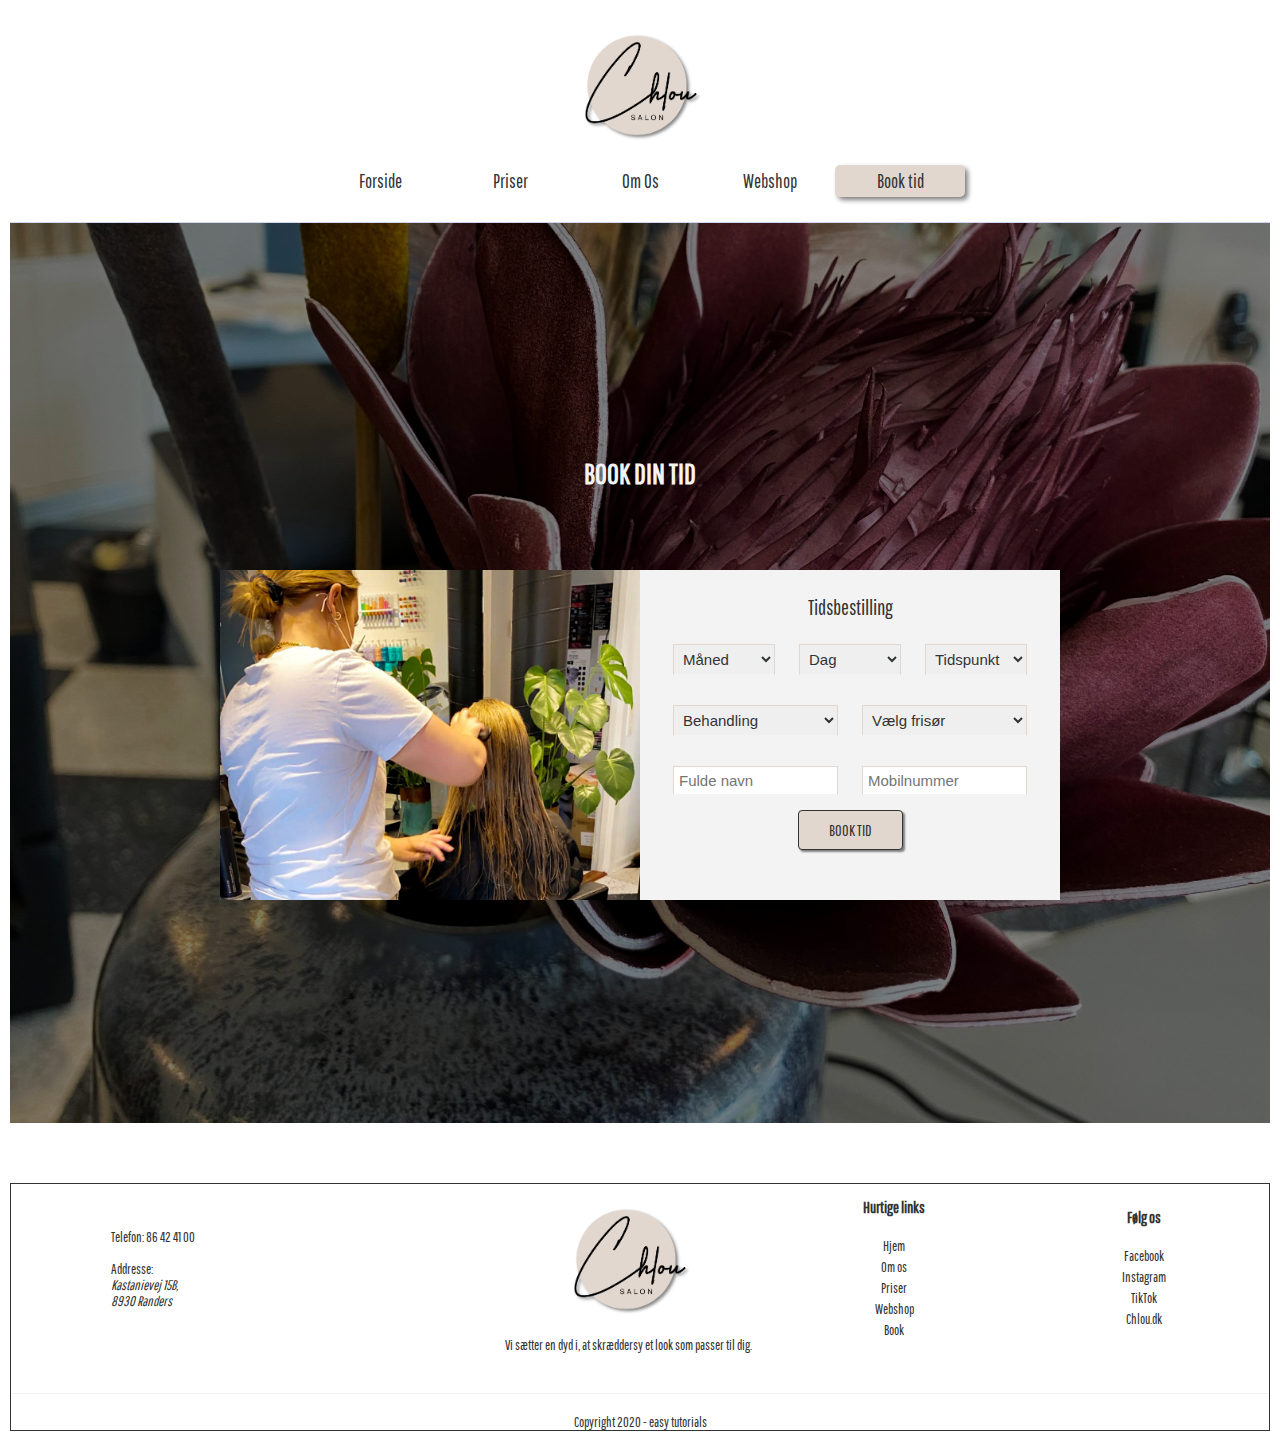
<file: Chlou_ep/html/book.html>
<!DOCTYPE html>
<html lang="en">

<head>
    <meta charset="UTF-8">
    <meta http-equiv="X-UA-Compatible" content="IE=edge">
    <meta name="viewport" content="width=device-width, initial-scale=1.0">
    <title>Book tid || Chlou</title>
    <link href="../mystyle.css" rel="stylesheet">
    <link href="../css/book.css" rel="stylesheet">
    <link href="https://fonts.googleapis.com/css2?family=Pathway+Gothic+One&display=swap" rel="stylesheet">
    <meta name="description" content="Har du husket at booke tid? Ellers så skynd dig ind her og find præcis den behandling der passer dig.">

</head>

<body>
    <!--Header-->
    <header class="navigation__container">
        <a href="../index.html" rel="hjem" class="hjem_link">
            <img src="../images/logo.png" class="logo" alt="logo">

        </a>
        <nav>
            <!-- The mobile menu icon -->
            <label for="mobileicon" class="mobileiconlabel">&#9776;</label>
            <input type="checkbox" id="mobileicon" class="mobileicon">

            <!-- Menu items -->
            <div class="menuitems__container">
                <a href="../index.html" class="menuitem">Forside</a>
                <a href="priser.html" class="menuitem">Priser</a>
                <a href="om.html" class="menuitem">Om Os</a>
                <a href="webshop.html" class="menuitem">Webshop</a>
                <a href="book.html" class="menuitem cta_style">Book tid</a>
            </div>
        </nav>
    </header>

    <!--book section-->

    <section class="banner">
        <h2>BOOK DIN TID</h2>
        <div class="card_container">
            <div class="card_img">
                <!--kort billede-->
            </div>

            <div class="card_content">
                <h3>Tidsbestilling</h3>
                <form>
                    <div class="form_row">
                        <select name="month">
                            <option value="month-select">Måned</option>
                            <option value="januar">Januar</option>
                            <option value="februar">Februar</option>
                            <option value="marts">Marts</option>
                            <option value="april">April</option>
                            <option value="maj">Maj</option>
                            <option value="juni">Juni</option>
                            <option value="juli">Juli</option>
                            <option value="august">August</option>
                            <option value="september">September</option>
                            <option value="oktober">Oktober</option>
                            <option value="november">November</option>
                            <option value="december">December</option>
                        </select>

                        <select name="days">
                            <option value="day-select">Dag</option>
                            <option value="1">1</option>
                            <option value="2">2</option>
                            <option value="3">3</option>
                            <option value="4">4</option>
                            <option value="5">5</option>
                            <option value="6">6</option>
                            <option value="7">7</option>
                            <option value="8">8</option>
                            <option value="9">9</option>
                            <option value="10">10</option>
                            <option value="11">11</option>
                            <option value="12">12</option>
                            <option value="13">13</option>
                            <option value="14">14</option>
                            <option value="15">15</option>
                            <option value="16">16</option>
                            <option value="17">17</option>
                            <option value="18">18</option>
                            <option value="19">19</option>
                            <option value="20">20</option>
                            <option value="21">21</option>
                            <option value="22">22</option>
                            <option value="23">23</option>
                            <option value="24">24</option>
                            <option value="25">25</option>
                            <option value="26">26</option>
                            <option value="27">27</option>
                            <option value="28">28</option>
                            <option value="29">29</option>
                            <option value="30">30</option>
                            <option value="31">31</option>

                        </select>

                        <select name="hour">
                            <option value="hour-select">Tidspunkt</option>
                            <option value="0900">09 : 00</option>
                            <option value="1000">10 : 00</option>
                            <option value="1100">11 : 00</option>
                            <option value="1200">12 : 00</option>
                            <option value="1300">13 : 00</option>
                            <option value="1400">14 : 00</option>
                            <option value="1500">15 : 00</option>
                            <option value="1600">16 : 00</option>
                            <option value="1700">17 : 00</option>
                        </select>
                    </div>

                    <div class="form_row">
                        <select name="behandling">
                            <option value="be-select">Behandling</option>
                            <option value="klipp">Dame</option>
                            <option value="farve">Mand</option>
                            <option value="fogk">Børn</option>
                            <option value="elev">Farve</option>
                            <option value="permanent">Permanent</option>
                            <option value="opsætning">Vipper/bryn/voks</option>
                            <option value="vipper">Andre behandlinger</option>
                        </select>

                        <select name="frisør">
                            <option value="frisør-select">Vælg frisør</option>
                            <option value="christina">Christina</option>
                            <option value="henriette">Henriette</option>
                            <option value="julie">Julie</option>
                            <option value="line">Line</option>
                        </select>
                    </div>

                    <div class="form_row">
                        <input type="text" placeholder="Fulde navn">
                        <input type="text" placeholder="Mobilnummer">
                    </div>

                    <!--Book knap-->
                    <div class="form_row">
                        <div class="but">
                            <a href="book.html" rel="knap_link" class="knap_link knap" id="knappen">BOOK TID</a>
                        </div>
                    </div>
                </form>
            </div>
        </div>
    </section>

    <!-- Footer -->
    <div class="footer">
        <div class="container">
            <div class="row">
                <div class="footer-col-1">
                    <p>Telefon: 86 42 41 00 </p> <br>
                    <p>Addresse: </p>
                    <address>Kastanievej 15B, <br>8930 Randers</address>
                    <a href=" email"></a>
                </div>
                <div class="footer-col-2">
                    <img src="../images/logo.png" class="logo_footer" alt="logo">
                    <p>Vi sætter en dyd i, at skræddersy et look som passer til dig.</p>
                </div>
                <div class="footer-col-3">
                    <h3>Hurtige links</h3>
                        <a href="../index.html" rel="hjem" class="footer_link">Hjem
                        </a><br>
                        <a href="om.html" rel="Om Os" class="footer_link">Om os
                        </a><br>
                        <a href="priser.html" rel="Priser" class="footer_link">Priser
                        </a><br>
                        <a href="webshop.html" class="footer_link">Webshop
                        </a><br>
                        <a href="book.html" rel="book" class="footer_link">Book
                        </a>
                </div>
                <div class="footer-col-4">
                    <h3>Følg os</h3>
                        <a href="https://www.facebook.com/Chlou-209333515906187" rel="hjem" class="footer_link">Facebook
                        </a><br>
                        <a href="https://www.instagram.com/chlou_frisor/" rel="hjem" class="footer_link">Instagram
                        </a><br>
                        <a href="../index.html" rel="hjem" class="footer_link">TikTok
                        </a><br>
                        <a href="https://chlou.dk/" rel="hjem" class="footer_link">Chlou.dk
                        </a>
                </div>
            </div>
            <hr>
            <p class="copyright">Copyright 2020 - easy tutorials</p>
        </div>
    </div>

</body>

</html>
</file>
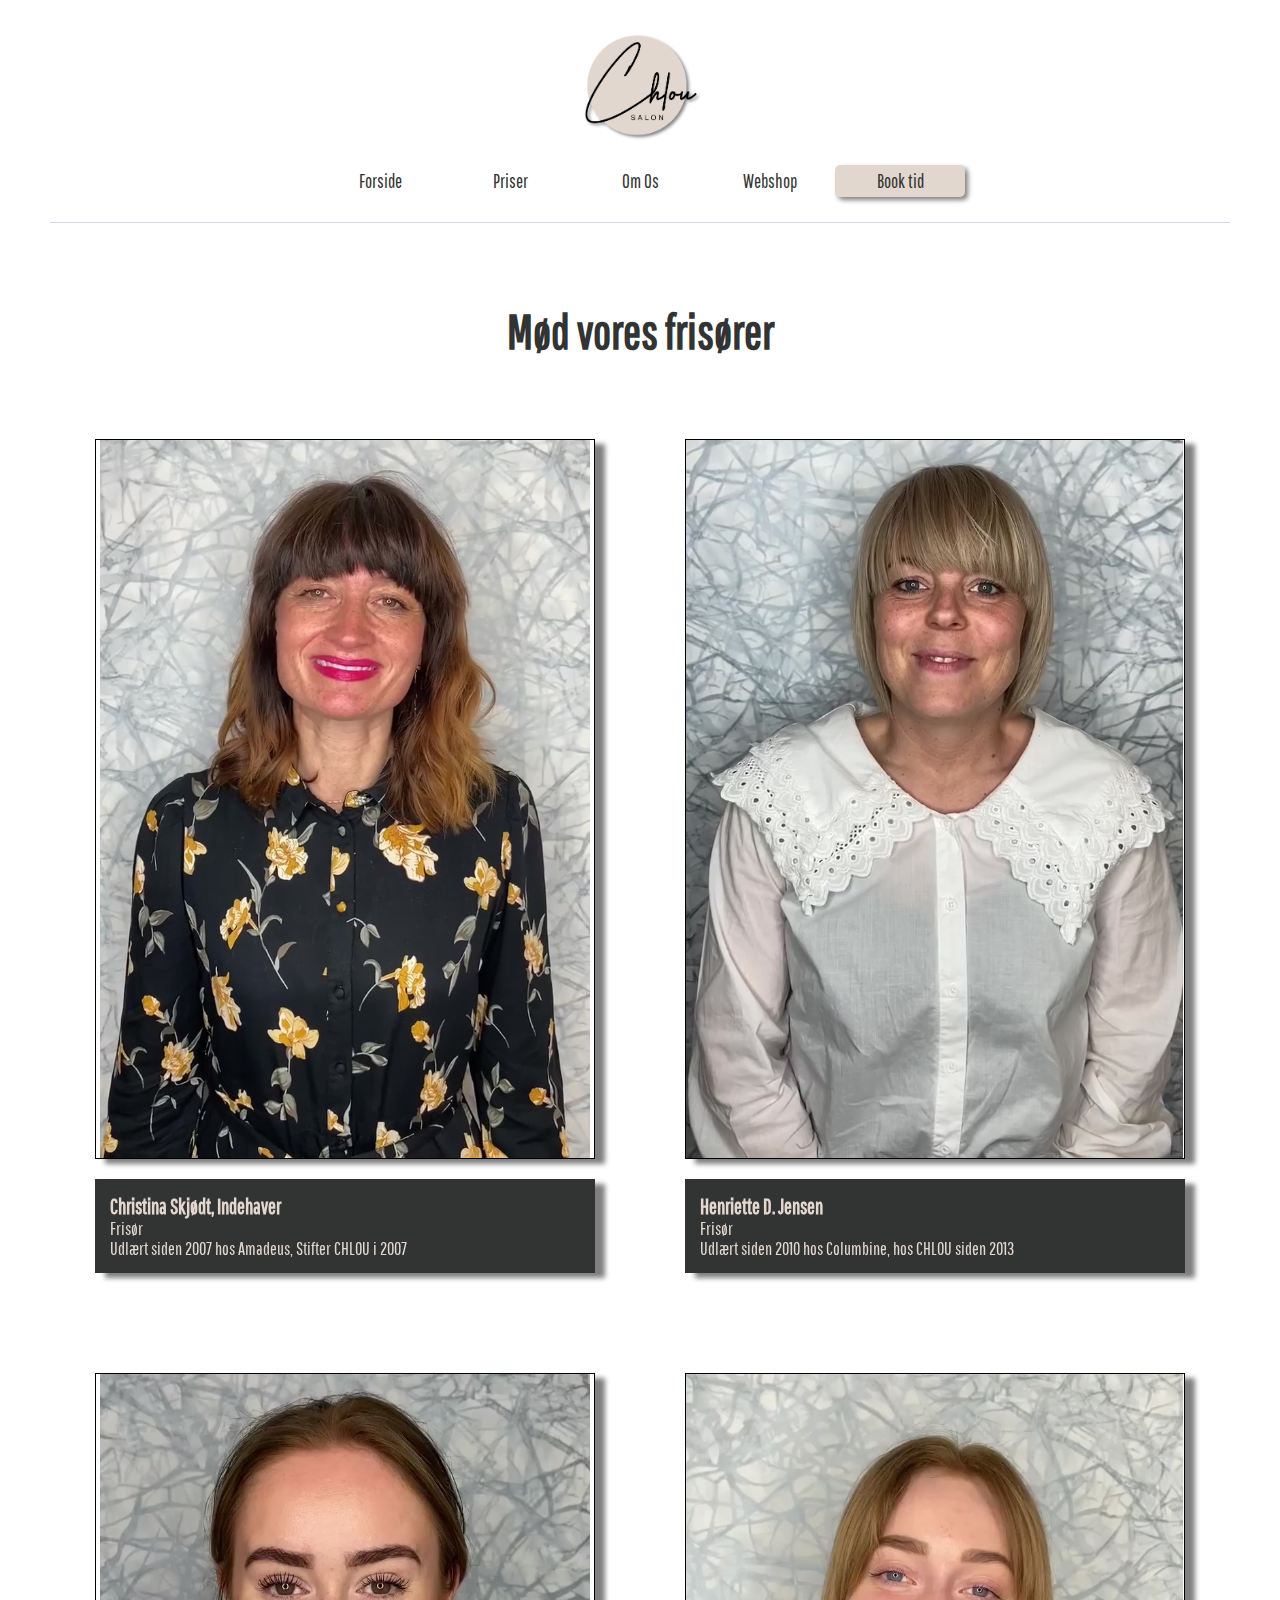
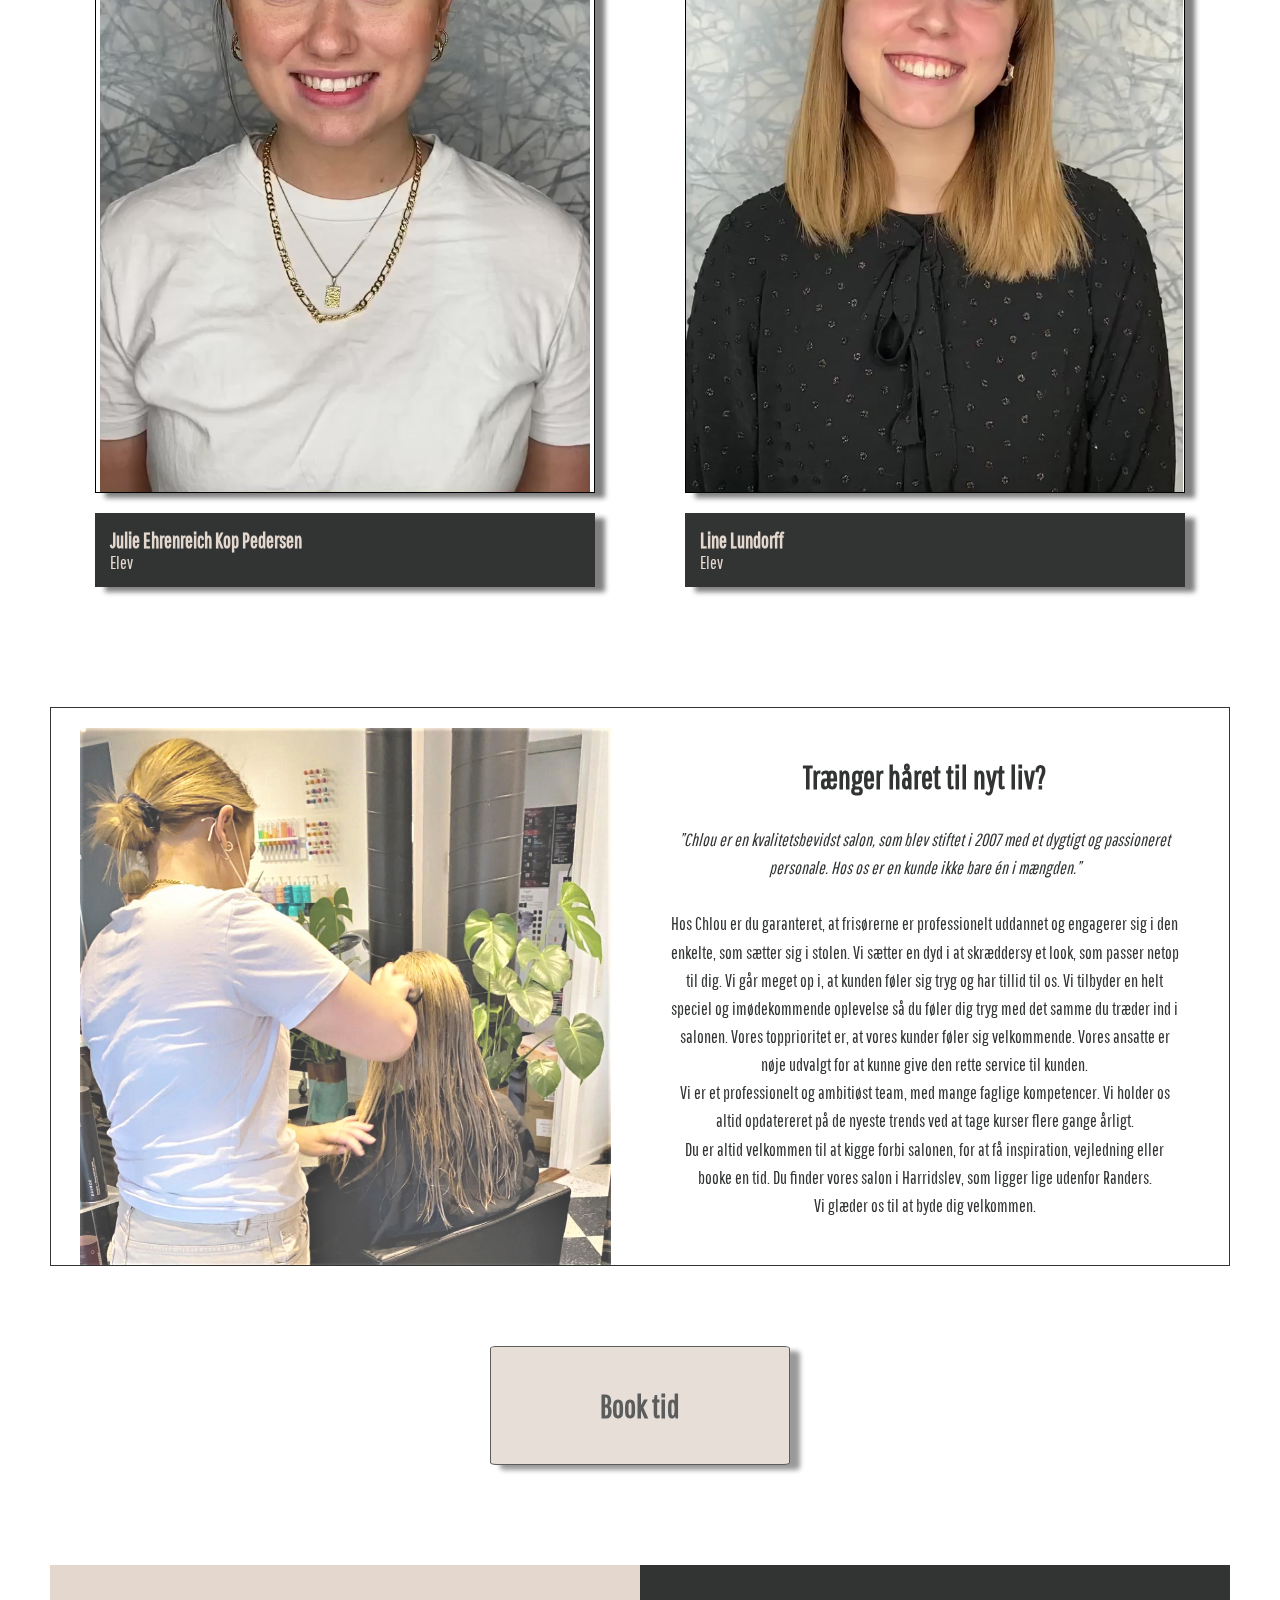
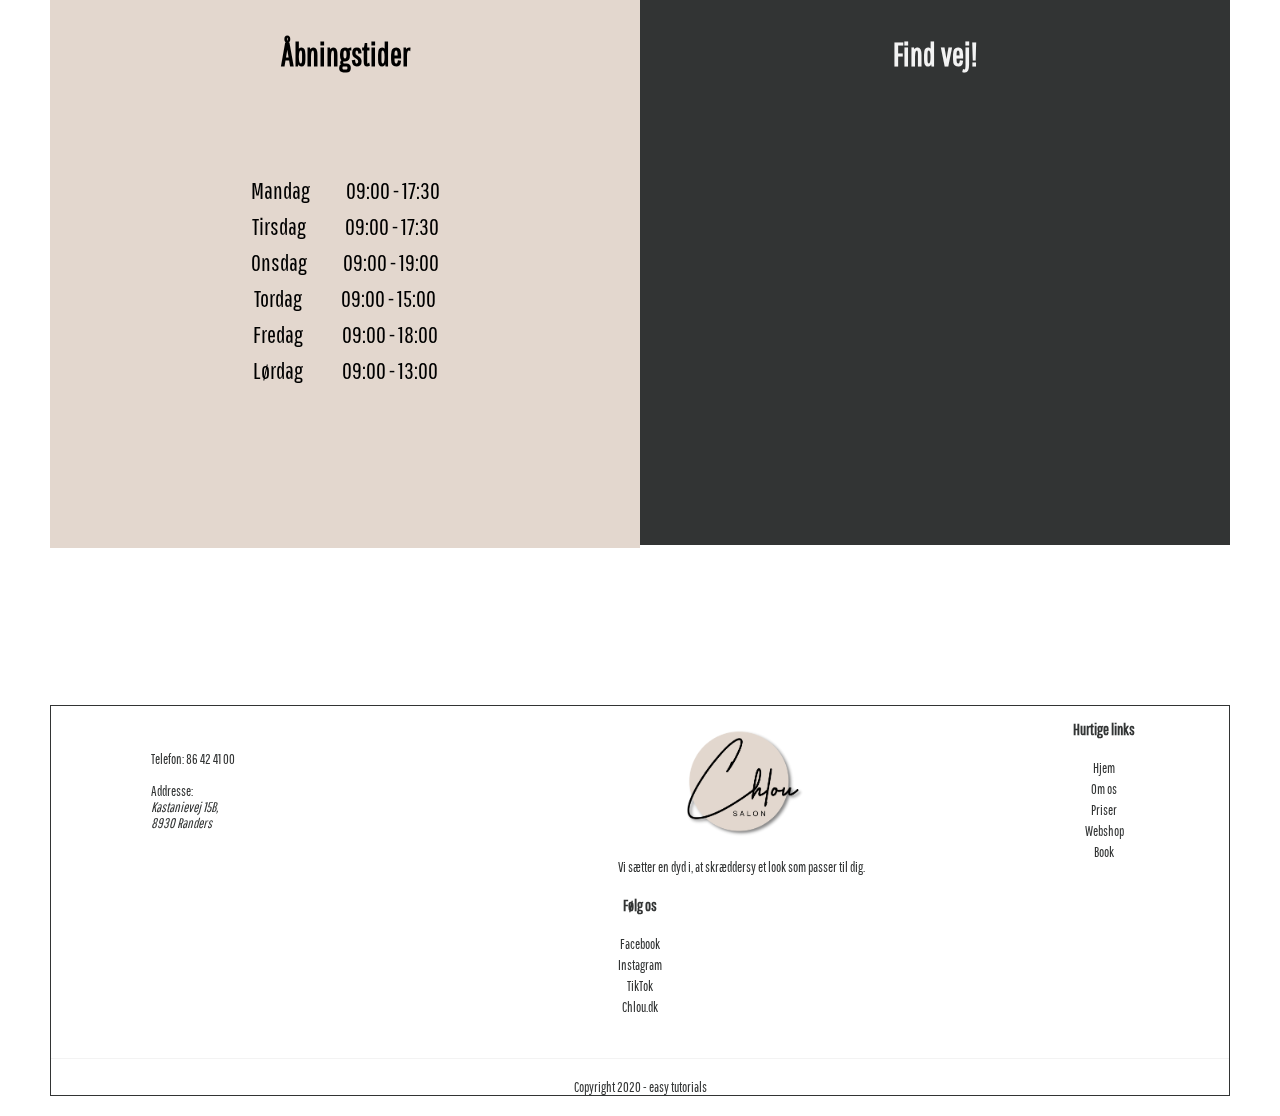
<file: Chlou_ep/html/om.html>
<!DOCTYPE html>
<html lang="da">

<head>
    <meta charset="UTF-8">
    <meta http-equiv="X-UA-Compatible" content="IE=edge">
    <meta name="viewport" content="width=device-width, initial-scale=1.0">
    <title>Om os || Chlou</title>
    <link href="../mystyle.css" rel="stylesheet">
    <link href="../css/om.css" rel="stylesheet">
    <link href="https://fonts.googleapis.com/css2?family=Pathway+Gothic+One&display=swap" rel="stylesheet">
    <meta name="description" content="Chlou består af 4 friske og dygtige frisøre. Hop ind på siden og læs mere om både salonen og vores ansatte.">
</head>

<body>
    <!--Header-->
    <header class="navigation__container">
        <a href="../index.html" rel="hjem" class="hjem_link">
            <img src="../images/logo.png" class="logo" alt="logo">
        </a>
        <nav>
            <!-- The mobile menu icon -->
            <label for="mobileicon" class="mobileiconlabel">&#9776;</label>
            <input type="checkbox" id="mobileicon" class="mobileicon">
            <!-- Menu items -->
            <div class="menuitems__container">
                <a href="../index.html" class="menuitem">Forside</a>
                <a href="priser.html" class="menuitem">Priser</a>
                <a href="om.html" class="menuitem active_menuitem">Om Os</a>
                <a href="webshop.html" class="menuitem">Webshop</a>
                <a href="book.html" class="menuitem cta_style">Book tid</a>
            </div>
        </nav>
    </header>

    <!-- Video af hver ansat-->
    <div class="om_div">
        <h1 class="header_om_os">Mød vores frisører</h1>
        <div class="flex">
            <section class="om_section">
                <video playsinline autoplay loop muted class="video_om">
                    <source src="../video/christina.mp4" class="vid">
                </video>
                <div class="hvid">
                    <h3 class="om_header">Christina Skjødt, Indehaver</h3>
                    <p class="om_tekst">Frisør<br>Udlært siden 2007 hos Amadeus, Stifter CHLOU i 2007</p>
                </div>
            </section>

            <section class="om_section">
                <video playsinline autoplay loop muted class="video_om">
                    <source src="../video/henriette.mp4">
                </video>
                <div class="hvid">
                    <h3 class="om_header">Henriette D. Jensen</h3>
                    <p class="om_tekst">Frisør <br>
                        Udlært siden 2010 hos Columbine, hos CHLOU siden 2013</p>
                </div>
            </section>
        </div>
        <div class="flex">
            <section class="om_section">
                <video playsinline autoplay loop muted class="video_om">
                    <source src="../video/julie.mp4">
                </video>
                <div class="hvid">
                    <h3 class="om_header">Julie Ehrenreich Kop Pedersen</h3>
                    <p class="om_tekst">Elev</p>
                </div>
            </section>

            <section class="om_section">
                <video playsinline autoplay loop muted class="video_om">
                    <source src="../video/line.mp4">
                </video>
                <div class="hvid">
                    <h3 class="om_header">Line Lundorff</h3>
                    <p class="om_tekst">Elev</p>
                </div>
            </section>
        </div>
    </div>

        <div class="info_section">
            <!--info mobil-->
            <div class="mobil_info">
                <div class="b_info">
                    <img src="../images/j.jpg" class="bilbil" alt="billede">
                </div>
                <div class="t_info">
                    <h1 class="header_info">Trænger håret til nyt liv?</h1>
                    <p class="info_info"><i>”Chlou er en kvalitetsbevidst salon, som blev stiftet i 2007 med et dygtigt og passioneret personale. Hos os er en kunde ikke bare én i mængden.”</i><br><br>
                        Hos Chlou er du garanteret, at frisørerne er professionelt uddannet og engagerer sig i den enkelte, som sætter sig i stolen. Vi sætter en dyd i at skræddersy et look, som passer netop til dig. Vi går meget op i, at kunden føler sig tryg og har tillid til os. Vi tilbyder en helt speciel og imødekommende oplevelse så du føler dig tryg med det samme du træder ind i salonen. Vores topprioritet er, at vores kunder føler sig velkommende. Vores ansatte er nøje udvalgt for at kunne give den rette service til kunden.<br>
                        Vi er et professionelt og ambitiøst team, med mange faglige kompetencer. Vi holder os altid opdatereret på de nyeste trends ved at tage kurser flere gange årligt.<br>
                        Du er altid velkommen til at kigge forbi salonen, for at få inspiration, vejledning eller booke en tid. Du finder vores salon i Harridslev, som ligger lige udenfor Randers.<br>
                        Vi glæder os til at byde dig velkommen. </p>
                </div>
            </div>
            <!--info pc-->
            <div class="grid-container_info">
                <div class="billede_info">
                    <img src="../images/j.jpg" class="bilbil" alt="billede">
                </div>
                <div class="tekst_info">
                    <h1 class="header_info">Trænger håret til nyt liv?</h1>
                    <p class="info_info"><i>”Chlou er en kvalitetsbevidst salon, som blev stiftet i 2007 med et dygtigt og passioneret personale. Hos os er en kunde ikke bare én i mængden.”</i><br><br>
                        Hos Chlou er du garanteret, at frisørerne er professionelt uddannet og engagerer sig i den enkelte, som sætter sig i stolen. Vi sætter en dyd i at skræddersy et look, som passer netop til dig. Vi går meget op i, at kunden føler sig tryg og har tillid til os. Vi tilbyder en helt speciel og imødekommende oplevelse så du føler dig tryg med det samme du træder ind i salonen. Vores topprioritet er, at vores kunder føler sig velkommende. Vores ansatte er nøje udvalgt for at kunne give den rette service til kunden.<br>
                        Vi er et professionelt og ambitiøst team, med mange faglige kompetencer. Vi holder os altid opdatereret på de nyeste trends ved at tage kurser flere gange årligt.<br>
                        Du er altid velkommen til at kigge forbi salonen, for at få inspiration, vejledning eller booke en tid. Du finder vores salon i Harridslev, som ligger lige udenfor Randers.<br>
                        Vi glæder os til at byde dig velkommen. </p>
                </div>
            </div>
        </div>

        <!-- Book tid -->
        <a href="book.html" rel="book" class="book_link book_knap">
            <strong>Book tid</strong></a>

        <!-- Åbningstider og maps til mobil-->
        <div class="aab_map">
            <section class="aabning_section">
                <h2 class="aabning_header">Åbningstider</h2>
                <p class="aabning_tekst">Mandag &nbsp;&nbsp;&nbsp;&nbsp;&nbsp;&nbsp;&nbsp;&nbsp;&nbsp;&nbsp;&nbsp;09:00 - 17:30<br>
                    Tirsdag&nbsp;&nbsp;&nbsp;&nbsp;&nbsp;&nbsp;&nbsp;&nbsp;&nbsp;&nbsp;&nbsp;&nbsp; 09:00 - 17:30<br>
                    Onsdag&nbsp;&nbsp;&nbsp;&nbsp;&nbsp;&nbsp;&nbsp;&nbsp;&nbsp;&nbsp;&nbsp; 09:00 - 19:00<br>
                    Tordag &nbsp;&nbsp;&nbsp;&nbsp;&nbsp;&nbsp;&nbsp;&nbsp;&nbsp;&nbsp;&nbsp;&nbsp;09:00 - 15:00<br>
                    Fredag&nbsp;&nbsp;&nbsp;&nbsp;&nbsp;&nbsp;&nbsp;&nbsp;&nbsp;&nbsp;&nbsp;&nbsp; 09:00 - 18:00<br>
                    Lørdag &nbsp;&nbsp;&nbsp;&nbsp;&nbsp;&nbsp;&nbsp;&nbsp;&nbsp;&nbsp;&nbsp;&nbsp;09:00 - 13:00<br></p>
            </section>
        </div>
        <div class="aab_map">
            <div class="maps">
                <h2 class="finder">Find vej!</h2>
                <iframe src="https://www.google.com/maps/embed?pb=!1m18!1m12!1m3!1d2202.1516981510763!2d10.126292415435334!3d56.4995969807597!2m3!1f0!2f0!3f0!3m2!1i1024!2i768!4f13.1!3m3!1m2!1s0x464c1cda48eef4d3%3A0x160d3c92af12329b!2sChlou%20v.%20Christina%20Skj%C3%B8dt!5e0!3m2!1sda!2sdk!4v1620646658288!5m2!1sda!2sdk" width="350" height="340" style="border:0;" allowfullscreen="" loading="lazy"></iframe>
            </div>
        </div>
        <!-- Åbningstider og maps pc-->
        <div class="grid-container">
            <div class="aab">
                <section class="aab_section">
                    <h2 class="aabning_header">Åbningstider</h2>
                    <p class="aabning_tekst">Mandag &nbsp;&nbsp;&nbsp;&nbsp;&nbsp;&nbsp;&nbsp;&nbsp;&nbsp;&nbsp;&nbsp;09:00 - 17:30<br>
                        Tirsdag&nbsp;&nbsp;&nbsp;&nbsp;&nbsp;&nbsp;&nbsp;&nbsp;&nbsp;&nbsp;&nbsp;&nbsp; 09:00 - 17:30<br>
                        Onsdag&nbsp;&nbsp;&nbsp;&nbsp;&nbsp;&nbsp;&nbsp;&nbsp;&nbsp;&nbsp;&nbsp; 09:00 - 19:00<br>
                        Tordag &nbsp;&nbsp;&nbsp;&nbsp;&nbsp;&nbsp;&nbsp;&nbsp;&nbsp;&nbsp;&nbsp;&nbsp;09:00 - 15:00<br>
                        Fredag&nbsp;&nbsp;&nbsp;&nbsp;&nbsp;&nbsp;&nbsp;&nbsp;&nbsp;&nbsp;&nbsp;&nbsp; 09:00 - 18:00<br>
                        Lørdag &nbsp;&nbsp;&nbsp;&nbsp;&nbsp;&nbsp;&nbsp;&nbsp;&nbsp;&nbsp;&nbsp;&nbsp;09:00 - 13:00<br></p>
                </section>
            </div>
            <div class="map">
                <div class="maps">
                    <h2 class="finder">Find vej!</h2>
                    <iframe src="https://www.google.com/maps/embed?pb=!1m18!1m12!1m3!1d2202.1516981510763!2d10.126292415435334!3d56.4995969807597!2m3!1f0!2f0!3f0!3m2!1i1024!2i768!4f13.1!3m3!1m2!1s0x464c1cda48eef4d3%3A0x160d3c92af12329b!2sChlou%20v.%20Christina%20Skj%C3%B8dt!5e0!3m2!1sda!2sdk!4v1620646658288!5m2!1sda!2sdk" width="400" height="400" style="border:0;" allowfullscreen="" loading="lazy" class="maps_"></iframe>
                </div>
            </div>
        </div>

        <!-- Footer -->
        <div class="footer">
            <div class="container">
                <div class="row">
                    <div class="footer-col-1">
                        <p>Telefon: 86 42 41 00 </p> <br>
                        <p>Addresse: </p>
                        <address>Kastanievej 15B, <br>8930 Randers</address>
                        <a href=" email"></a>
                    </div>
                    <div class="footer-col-2">
                        <img src="../images/logo.png" class="logo_footer" alt="logo">
                        <p>Vi sætter en dyd i, at skræddersy et look som passer til dig.</p>
                    </div>
                    <div class="footer-col-3">
                        <h3>Hurtige links</h3>
                            <a href="../index.html" rel="hjem" class="footer_link">Hjem
                            </a><br>
                            <a href="om.html" rel="Om Os" class="footer_link">Om os
                            </a><br>
                            <a href="priser.html" rel="Priser" class="footer_link">Priser
                            </a><br>
                            <a href="webshop.html" class="footer_link">Webshop
                            </a><br>
                            <a href="book.html" rel="book" class="footer_link">Book
                            </a>
                    </div>
                    <div class="footer-col-4">
                        <h3>Følg os</h3>
                            <a href="https://www.facebook.com/Chlou-209333515906187" rel="hjem" class="footer_link">Facebook
                            </a><br>
                            <a href="https://www.instagram.com/chlou_frisor/" rel="hjem" class="footer_link">Instagram
                            </a><br>
                            <a href="../index.html" rel="hjem" class="footer_link">TikTok
                            </a><br>
                            <a href="https://chlou.dk/" rel="hjem" class="footer_link">Chlou.dk
                            </a>
                    </div>
                </div>
                <hr>
                <p class="copyright">Copyright 2020 - easy tutorials</p>
            </div>
        </div>

</body>

</html>
</file>
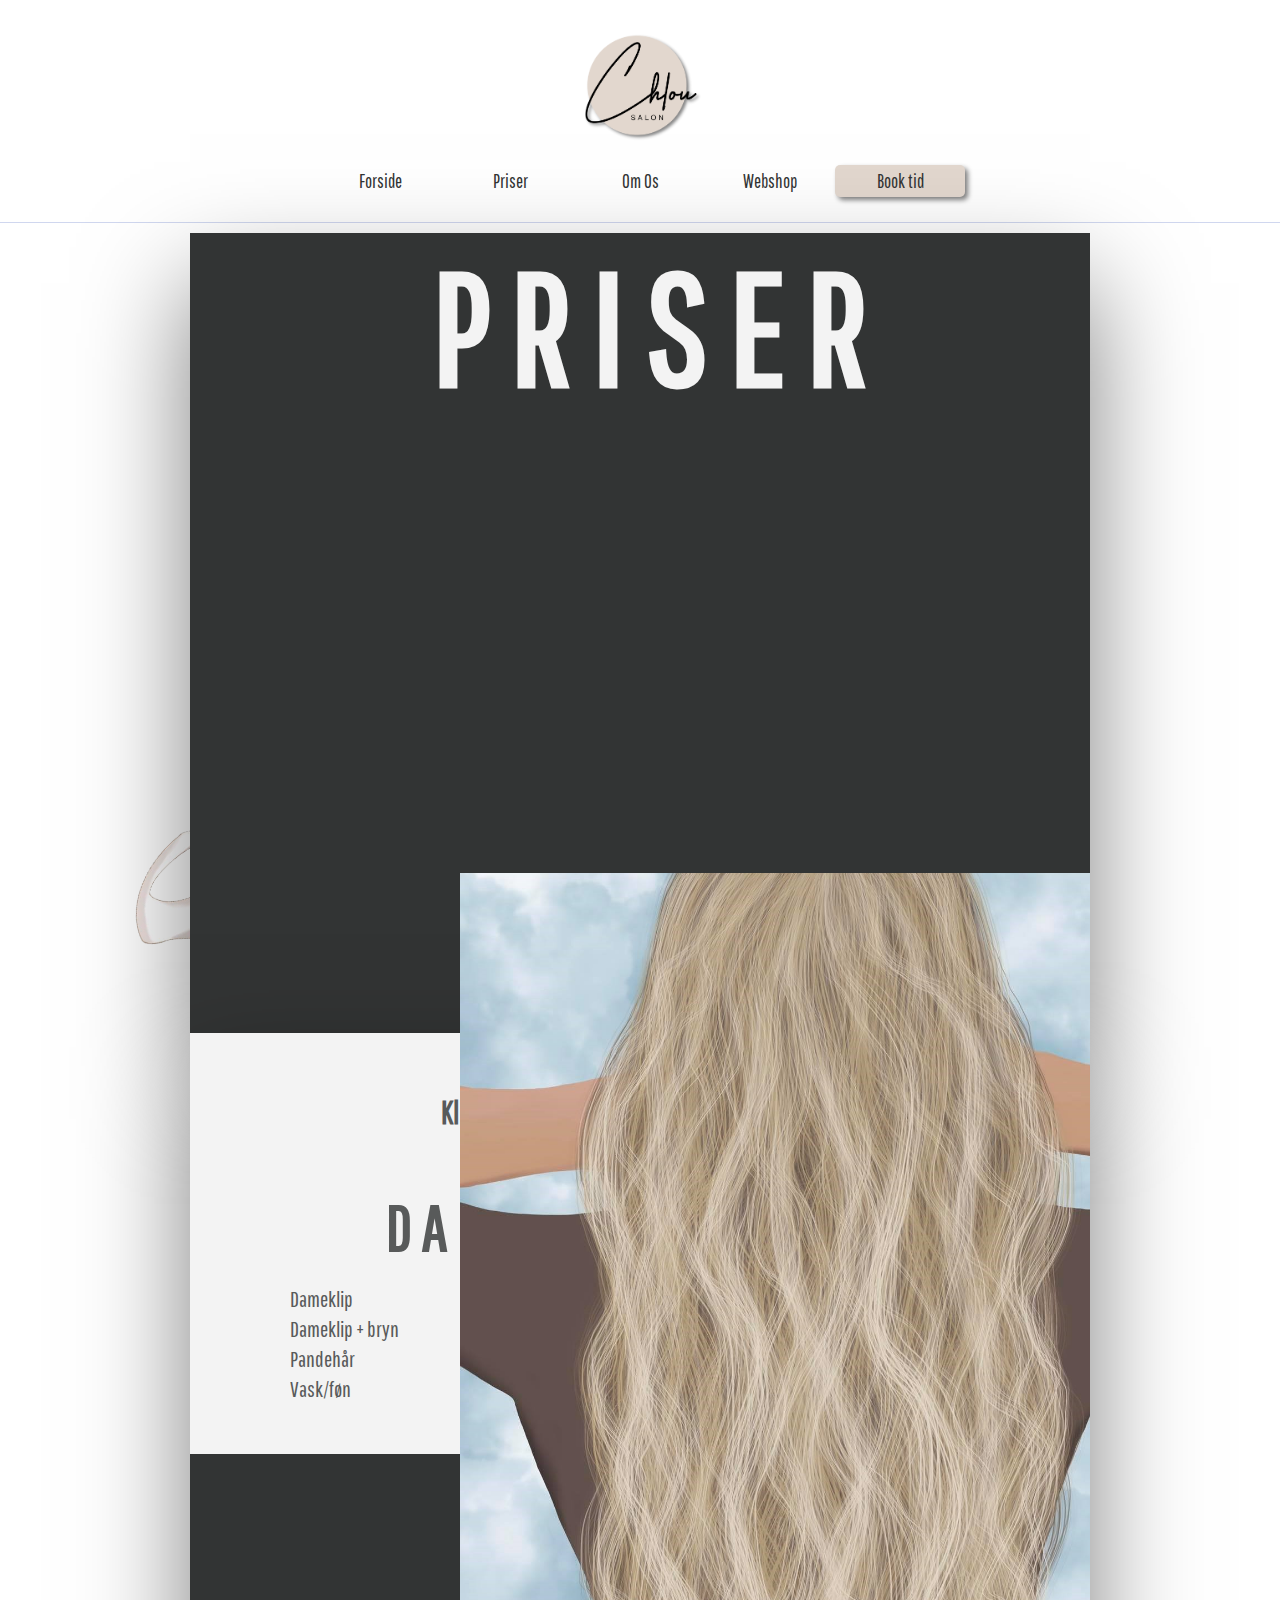
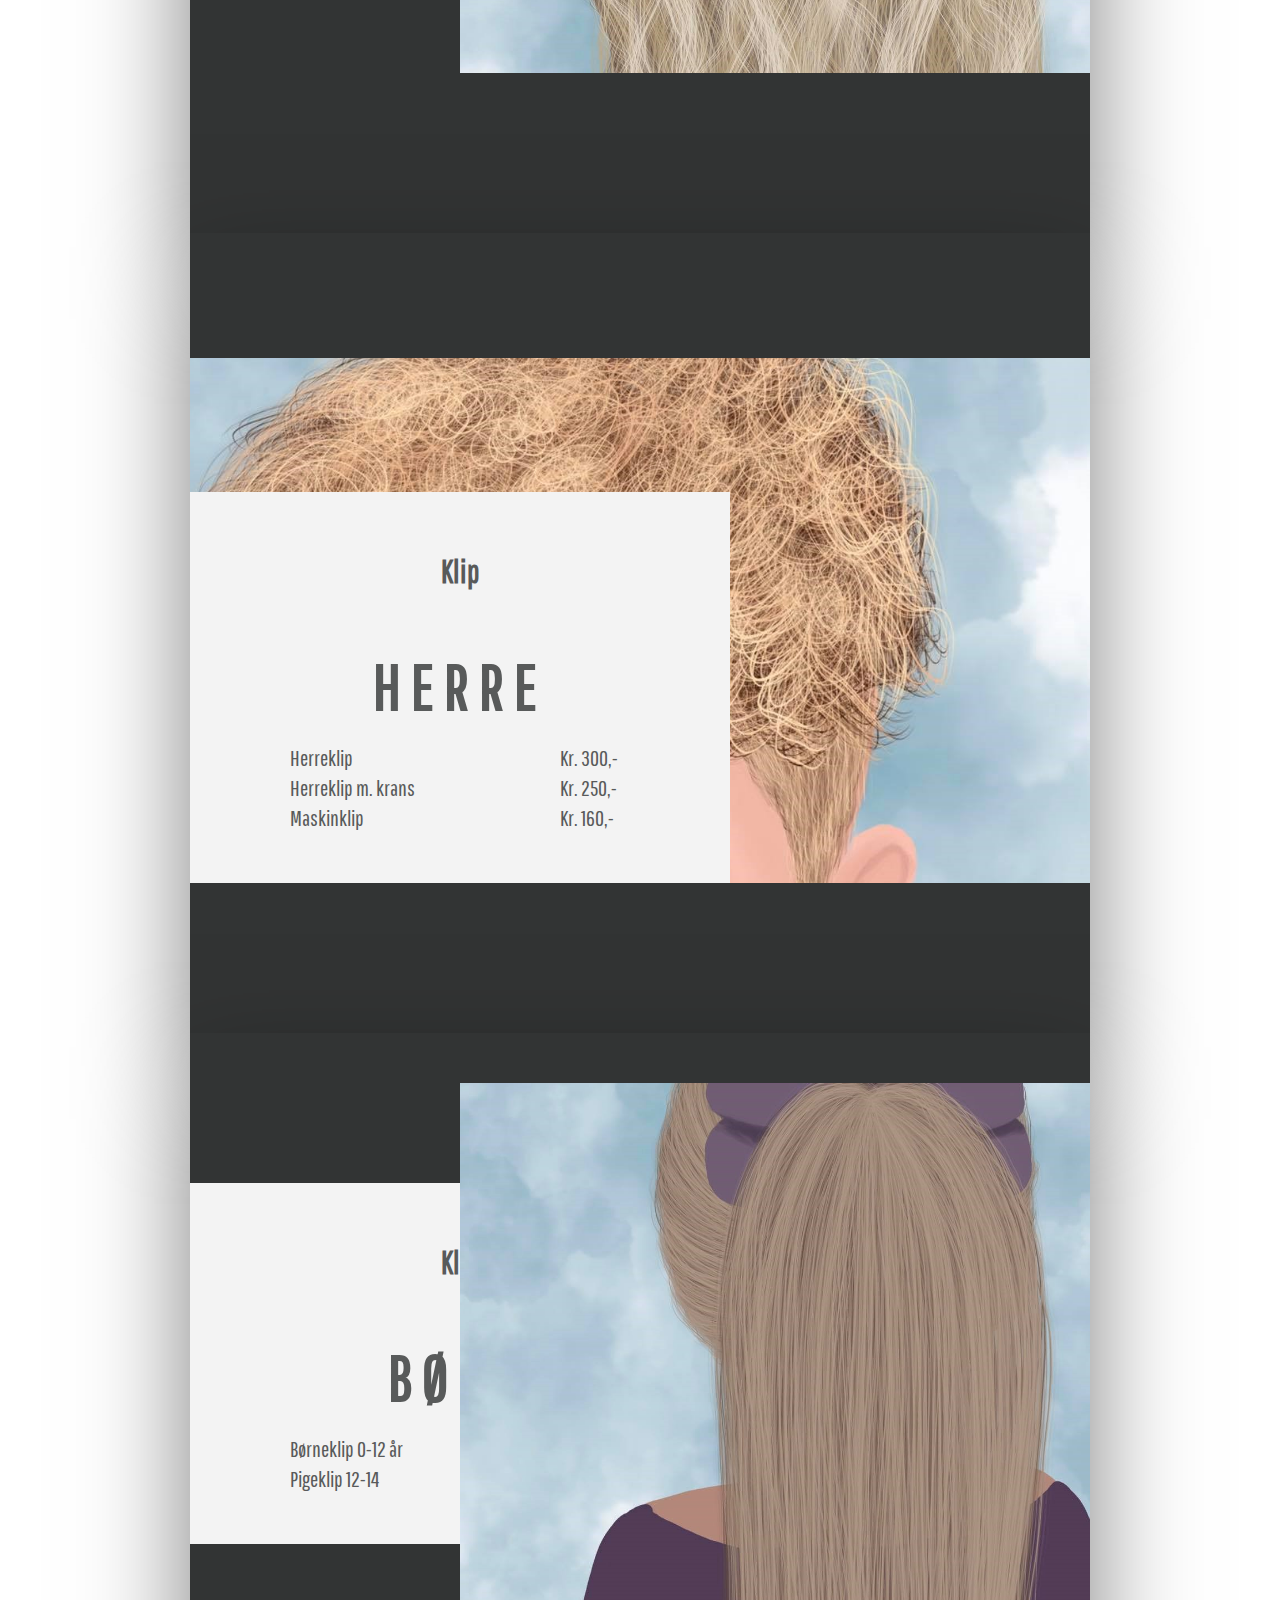
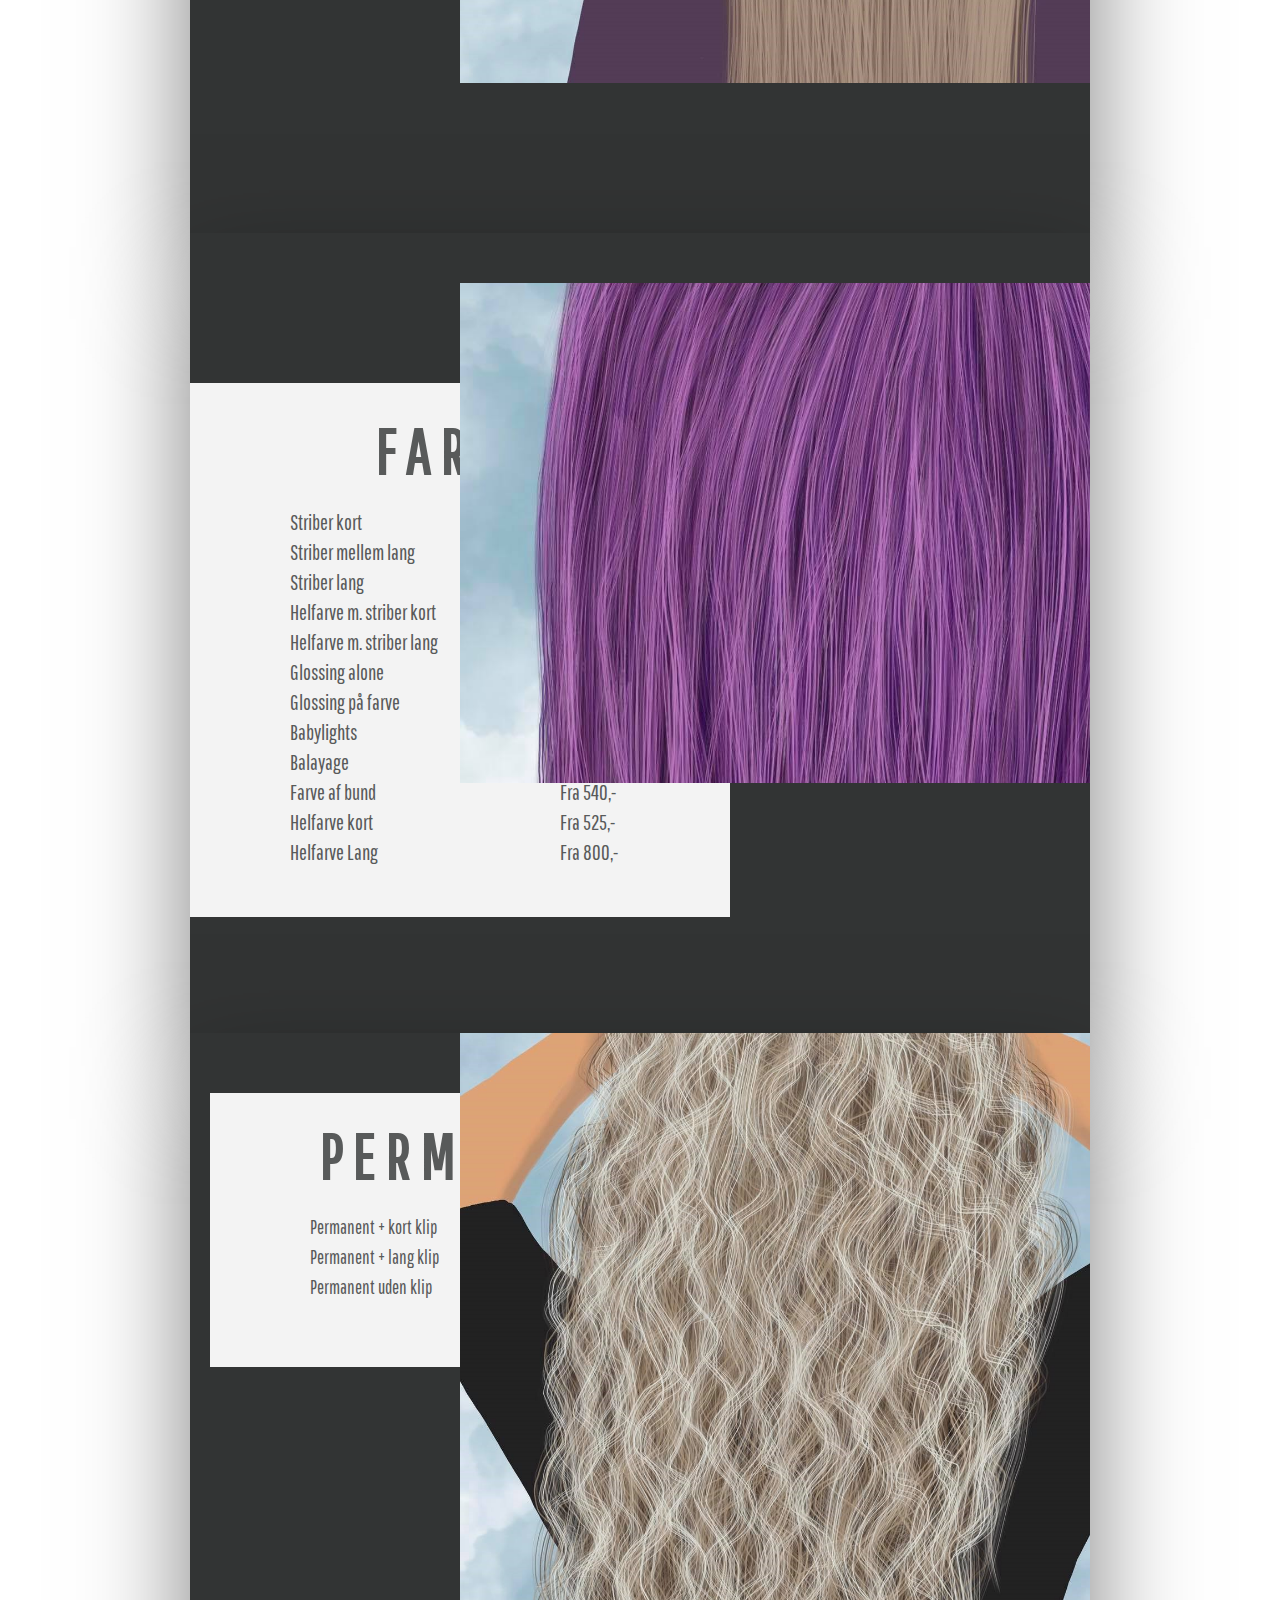
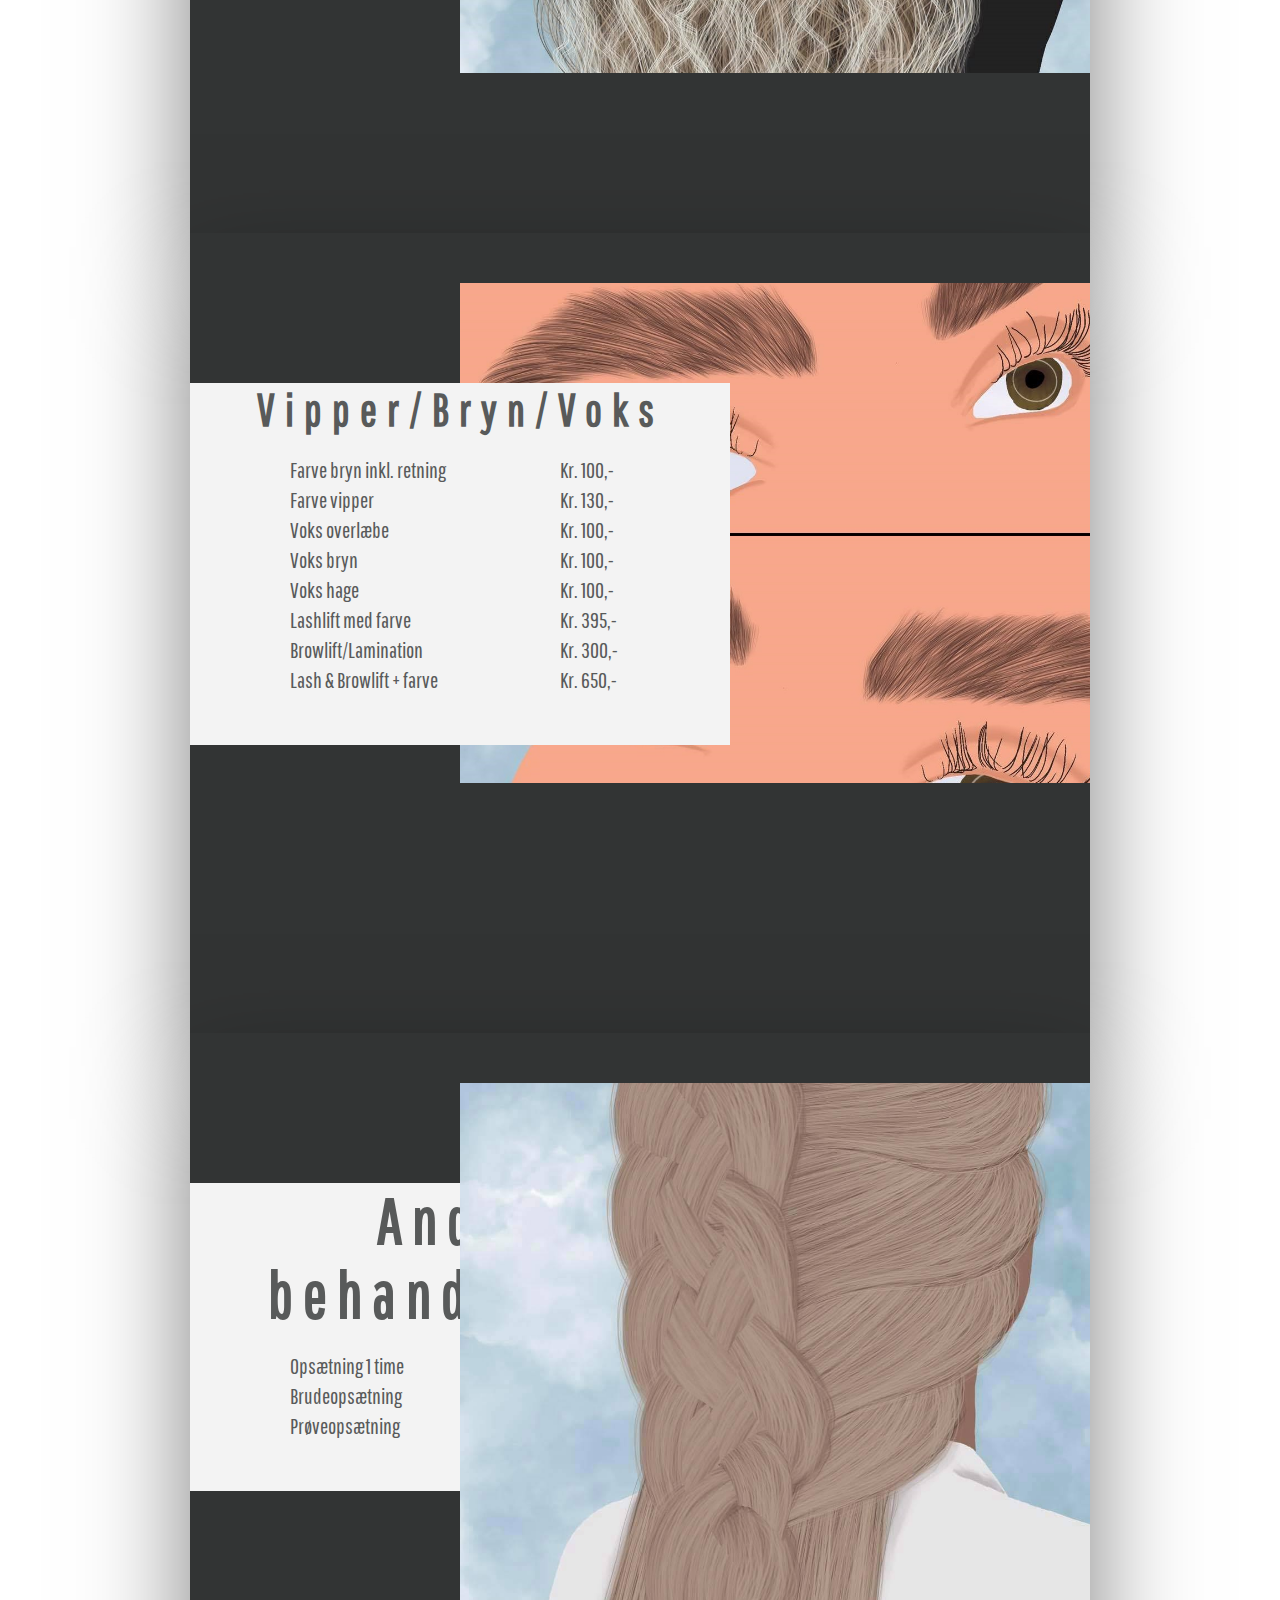
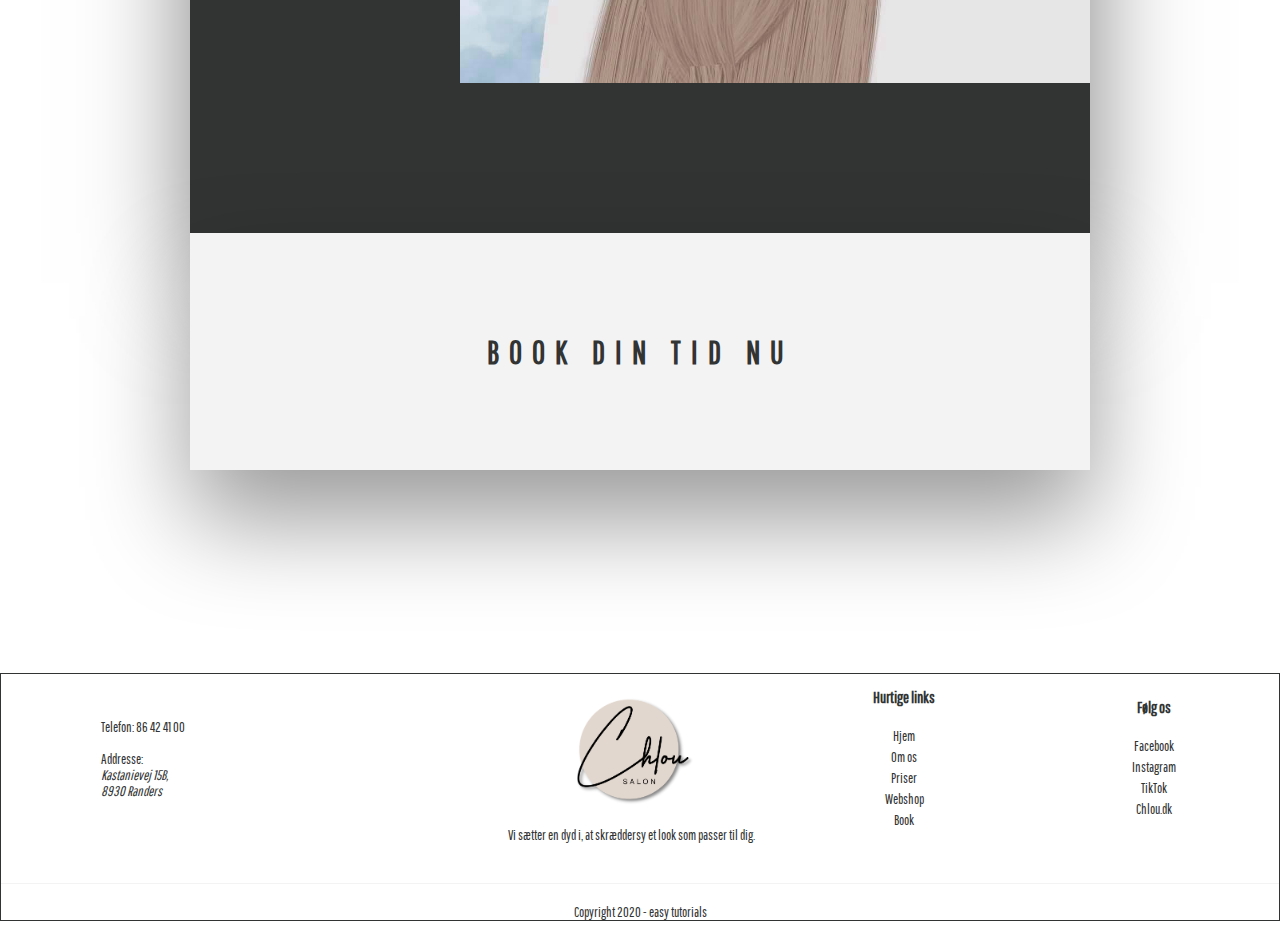
<file: Chlou_ep/html/priser.html>
<!DOCTYPE html>
<html lang="da">

<head>
    <meta charset="UTF-8">
    <meta http-equiv="X-UA-Compatible" content="IE=edge">
    <meta name="viewport" content="width=device-width, initial-scale=1.0">
    <title>Priser || Chlou</title>
    <link href="../mystyle.css" rel="stylesheet">
    <link href="../css/priser.css" rel="stylesheet">
    <link href="https://fonts.googleapis.com/css2?family=Pathway+Gothic+One&display=swap" rel="stylesheet">
    <meta name="description" content="Er du i tvivl om hvad vi kan lave? Og er du bange for ikke at have råd til det? På prissiden er der mulighed for at finde priser på alle behandlinger vi tilbyder, samt få inspiration til et nyt look.">
</head>

<body>
    <!--Header-->
    <header class="navigation__container">
        <a href="../index.html" rel="hjem" class="hjem_link">
            <img src="../images/logo.png" class="logo" alt="logo">
        </a>
        <nav>
            <!-- The mobile menu icon -->
            <label for="mobileicon" class="mobileiconlabel">&#9776;</label>
            <input type="checkbox" id="mobileicon" class="mobileicon">
            <!-- Menu items -->
            <div class="menuitems__container">
                <a href="../index.html" class="menuitem">Forside</a>
                <a href="priser.html" class="menuitem active_menuitem">Priser</a>
                <a href="om.html" class="menuitem">Om Os</a>
                <a href="webshop.html" class="menuitem">Webshop</a>
                <a href="book.html" class="menuitem cta_style">Book tid</a>
            </div>
        </nav>
    </header>

    <!--Prisliste på mobil-->
    <div class="mobile">
        <div class="grå_box">
            <h1 class="pris_header">PRISER</h1>
            <img src="../images/pris_mobil.jpg" class="pris_mobil_kort" alt="billede">
        </div>
        <img src="../images/img/dame_kort.jpg" class="priskort" alt="billede">
        <img src="../images/img/mand_kort.jpg" class="priskort" alt="billede">
        <img src="../images/img/børn_kort.jpg" class="priskort" alt="billede">
        <img src="../images/img/farve_kort.jpg" class="priskort" alt="billede">
        <img src="../images/img/permanent_kort.jpg" class="priskort" alt="billede">
        <img src="../images/img/bryn_kort.jpg" class="priskort" alt="billede">
        <img src="../images/img/andre_kort.jpg" class="priskort" alt="billede">
        <div class="book_mob">
            <a href="book.html" rel="" class="book_link_mob">
                <h3>BOOK DIN TID NU</h3>
            </a>
        </div>
    </div>

    <!--Prisliste på Pc-->
    <div class="pc">
        <div class="page1 page"><img src="../images/img/priser_pc.png" class="saks" alt="billede">
            <div class="body-wrap">
                <h1 class="page1-title">PRISER</h1>
                <div class="page1-desc">
                    <p>Vi vil gøre vores ypperste for at skræddersy looket til dig.</p>
                </div>
            </div>
        </div>

        <div class="page2 page">
            <div class="body-wrap">
                <div class="pg2-middle-wrap"></div>
                <div class="pg2-white-desc">
                    <h3>Klip</h3>
                    <h2>DAME</h2>
                    <div class="flex_kort">
                    <p>Dameklip<br>
                        Dameklip + bryn<br>
                        Pandehår<br>
                        Vask/føn</p>
              <p>Kr. 495,-<br>
                Kr. 550,-<br>
                Kr. 100,-<br>
                Kr. 295,-</p>
                    </div>
                    </div>
                <div class="pg2-photo-wrap">
                    <div class="pg2-photo"></div>
                </div>
            </div>
        </div>

        <div class="page3 page">
            <div class="body-wrap">
                <div class="pg3-middle-wrap">
                    <div class="pg3-photo-wrap">
                        <div class="pg3-photo"></div>
                    </div>
                    <div class="pg3-white-desc">
                        <h3>Klip</h3>
                        <h2>HERRE</h2>
                        <div class="flex_kort">
                        <p>Herreklip<br>
                            Herreklip m. krans<br>
                            Maskinklip</p>
                 <p>Kr. 300,-<br>
                    Kr. 250,-<br>
                    Kr. 160,-<br></p>
                        </div>
                        </div>
                </div>
            </div>
        </div>

        <div class="page4 page">
            <div class="body-wrap">
                <div class="pg4-middle-wrap">
                    <div class="pg4-white-desc">
                        <h3>Klip</h3>
                        <h2>BØRN</h2>
                        <div class="flex_kort">
                        <p>Børneklip 0-12 år<br>
                            Pigeklip 12-14</p>
                            <p>Kr. 250,-<br>
                                Kr. 330,-<br></p>
                            </div>
                    </div>
                    <div class="pg4-photo-wrap">
                        <div class="pg4-photo"></div>
                    </div>
                </div>
            </div>
        </div>

        <div class="page6 page">
            <div class="body-wrap">
                <div class="pg6-middle-wrap">
                    <div class="pg6-white-desc">
                        <h2>FARVE</h2>
                        <div class="flex_kort">
                        <p>Striber kort<br>
                            Striber mellem lang<br>
                            Striber lang<br>
                            Helfarve m. striber kort<br>
                            Helfarve m. striber lang<br>
                            Glossing alone<br>
                            Glossing på farve<br>
                            Babylights<br>
                            Balayage<br>
                            Farve af bund<br>
                            Helfarve kort<br>
                            Helfarve Lang</p>
                            <p>Fra 595,-<br>
                                Fra 785,-<br>
                                Fra 875,-<br>
                                Fra 625,-<br>
                                Fra 895,-<br>
                                Fra 550,-<br>
                                Fra 195,-<br>
                                Fra 1150,-<br>
                                Fra 1270,-<br>
                                Fra 540,-<br>
                                Fra 525,-<br>
                                Fra 800,-<br></p>
                            </div>
                    </div>
                    <div class="pg6-photo-wrap">
                        <div class="pg6-photo"></div>
                    </div>
                </div>
            </div>
        </div>

        <div class="page7 page">
            <div class="body-wrap">
                <div class="pg7-middle-wrap"></div>
                <div class="pg7-white-desc">
                    <h2>PERMANENT</h2>
                    <div class="flex_kort">
                    <p>Permanent + kort klip<br>
                        Permanent + lang klip<br>
                        Permanent uden klip</p>
                        <p>Fra 945,-<br>
                            Fra 1250,-<br>
                            Fra 795,-<br></p>
                        </div>
                </div>
                <div class="pg7-photo-wrap">
                    <div class="pg7-photo"></div>
                </div>
            </div>
        </div>

        <div class="page8 page">
            <div class="body-wrap">
                <div class="pg8-middle-wrap">
                    <div class="pg8-photo-wrap">
                        <div class="pg8-photo"></div>
                    </div>
                    <div class="pg8-white-desc">
                        <h2>Vipper/Bryn/Voks</h2>
                        <div class="flex_kort">
                        <p>Farve bryn inkl. retning<br>
                            Farve vipper<br>
                            Voks overlæbe<br>
                            Voks bryn<br>
                            Voks hage<br>
                            Lashlift med farve<br>
                            Browlift/Lamination<br>
                            Lash & Browlift + farve</p>
                            <p>Kr. 100,-<br>
                                Kr. 130,-<br>
                                Kr. 100,-<br>
                                Kr. 100,-<br>
                                Kr. 100,-<br>
                                Kr. 395,- <br>
                                Kr. 300,-<br>
                                Kr. 650,-</p>
                            </div>
                    </div>
                </div>
            </div>
        </div>
        <div class="page9 page">
            <div class="body-wrap">
                <div class="pg9-middle-wrap">
                    <div class="pg9-white-desc">
                        <h2>Andre behandlinger</h2>
                        <div class="flex_kort">
                        <p>Opsætning 1 time<br>
                            Brudeopsætning<br>
                            Prøveopsætning</p>
                            <p>Kr. 495,-<br>
                                Kr. 800,-<br>
                                Kr. 250,-</p>
                            </div>
                    </div>
                    <div class="pg9-photo-wrap">
                        <div class="pg9-photo"></div>
                    </div>
                </div>
            </div>
        </div>

        <!--Book knap-->
        <div class="page5 page">
            <div class="book_knap">
                <a href="book.html" rel="" class="book_link">
                    <h3>BOOK DIN TID NU</h3>
                </a>
            </div>
        </div>
    </div>

    <!--Javascript-->
    <script src='https://cdnjs.cloudflare.com/ajax/libs/jquery/2.1.3/jquery.min.js'></script>
    <script src="../js/priser.js"></script>

    <!-- Footer -->
    <div class="footer">
        <div class="container">
            <div class="row">
                <div class="footer-col-1">
                    <p>Telefon: 86 42 41 00 </p> <br>
                    <p>Addresse: </p>
                    <address>Kastanievej 15B, <br>8930 Randers</address>
                    <a href=" email"></a>
                </div>
                <div class="footer-col-2">
                    <img src="../images/logo.png" class="logo_footer" alt="logo">
                    <p>Vi sætter en dyd i, at skræddersy et look som passer til dig.</p>
                </div>
                <div class="footer-col-3">
                    <h3>Hurtige links</h3>
                        <a href="../index.html" rel="hjem" class="footer_link">Hjem
                        </a><br>
                        <a href="om.html" rel="Om Os" class="footer_link">Om os
                        </a><br>
                        <a href="priser.html" rel="Priser" class="footer_link">Priser
                        </a><br>
                        <a href="webshop.html" class="footer_link">Webshop
                        </a><br>
                        <a href="book.html" rel="book" class="footer_link">Book
                        </a>
                </div>
                <div class="footer-col-4">
                    <h3>Følg os</h3>
                        <a href="https://www.facebook.com/Chlou-209333515906187" rel="hjem" class="footer_link">Facebook
                        </a><br>
                        <a href="https://www.instagram.com/chlou_frisor/" rel="hjem" class="footer_link">Instagram
                        </a><br>
                        <a href="../index.html" rel="hjem" class="footer_link">TikTok
                        </a><br>
                        <a href="https://chlou.dk/" rel="hjem" class="footer_link">Chlou.dk
                        </a>
                </div>
            </div>
            <hr>
            <p class="copyright">Copyright 2020 - easy tutorials</p>
        </div>
    </div>
</body>

</html>
</file>
<file: Chlou_ep/css/book.css>
* {
    box-sizing: border-box;
    padding: 0;
    margin: 0;
}

body {
    margin-left: 10px;
    margin-right: 10px;
}

/* styling af baggrund */
.banner {
    min-height: 100vh;
    background: linear-gradient(rgba(0, 0, 0, 0.5), rgba(0, 0, 0, 0.5)), url(../images/banner.jpg) center/cover no-repeat;
    display: flex;
    flex-direction: column;
    justify-content: center;
    align-items: center;
    color: #f3f3f3;
    padding-bottom: 20px;
}

/* styling til book sektionen */
.card_container {
    display: grid;
    grid-template-columns: 420px 420px;

}

.card_img {
    background: url(../images/billede1.jpg) center/cover no-repeat;
}

.banner h2 {
    padding-bottom: 40px;
    margin-bottom: 5px;
    font-size: 1.8rem;
    margin-top: 30px;
}

.card_content {
    background: #f3f3f3;
    height: 330px;
}

.card_content h3 {
    text-align: center;
    color: #323434;
    padding: 25px 0 10px 0;
    font-size: 1.3rem;
    font-weight: 500;
}

.form_row {
    display: flex;
    flex-direction: row;
    width: 90%;
    margin: 0 auto;
}



form select,
form input {
    display: block;
    width: 100%;
    margin: 15px 12px;
    padding: 5px;
    font-size: 15px;
    outline: none;
    border: 1px solid #e2d7ce;
    border-bottom: 1px solid #f3f3f3;
    font-weight: 300;
    color: #323434;
}

.but {
    display: block;
    margin-left: auto;
    margin-right: auto;
}

.knap_link {
    text-decoration: none;
    color: #323434;
}

.knap {
    background: #e2d7ce;
    padding: 10px 30px;
    display: block;
    margin-left: auto;
    margin-right: auto;
    border: 1px solid #323434;
    font-size: 1rem;
    border-radius: 4px;
    box-shadow: 2px 2px 2px gray;
}

.knap:hover {
    opacity: 0.9;
}

/* styling til under 900px */
@media(max-width:900px) {
    .card_container {
        grid-template-columns: 100%;
    }

    .card_img {
        height: 330px;
    }
}

/* styling til over 900px */
@media only screen and (min-width: 900px) {
    .banner h2 {
        margin-bottom: 40px;
    }
}
</file>
<file: Chlou_ep/css/om.css>
/* info grid container fjernet på mobil */
.grid-container_info {
    display: none;
}


.om_div {
    background-color: white;
    color: #323434;
}

.bilbil {
    width: 90%;
    display: block;
    margin-right: auto;
    margin-left: auto;
    margin-top: 20px;
}

.header_info {
    color: #323434;
    font-size: 2rem;
    text-align: center;
    padding-top: 30px;
    margin-bottom: 30px;
}

.info_info {
    color: #323434;
    text-align: center;
    font-size: 1.1rem;
    display: block;
    margin-left: auto;
    margin-right: auto;
    margin-bottom: 30px;
    line-height: 1.6;
    width: 90%;
}

.header_om_os {
    padding: 20px;
    text-align: center;
}

.om_section {
    display: flex;
    flex-direction: column;
    flex-wrap: wrap;
    margin-bottom: 30px;
}

/* Mød vores frisører */
.video_om {
    width: 300px;
    display: block;
    margin-left: auto;
    margin-right: auto;
    margin-bottom: 20px;
    border: 1px solid black;
    box-shadow: 10px 5px 5px gray;
}

.hvid {
    background-color: #323434;
    width: 300px;
    display: block;
    margin-left: auto;
    margin-right: auto;
    margin-bottom: 20px;
    padding: 15px;
    color: #e3d7ce;
    box-shadow: 10px 5px 5px gray;
}

/*Book  tid*/

.book_knap {
    background-color: #e2d7ce;
    padding: 20px;
    box-shadow: 10px 5px 5px gray;
    border: 1px solid #323434;
    display: block;
    margin-left: auto;
    margin-right: auto;
    font-size: 1.3rem;
    color: #323434;
    opacity: 0.8;
    margin-bottom: 40px;
    margin-top: 10px;
    width: 150px;
    text-align: center;
}

.book_link {
    text-decoration: none;
}

.grid-container {
    display: none;
}

/*Åbningstider */
.aabning_section {
    background-color: #e2d7ce;
    padding: 20px 20px 40px 20px;
}

.aabning_header {
    margin-top: 20px;
    text-align: center;
    font-size: 1.8rem;
}

.aabning_tekst {
    margin-top: 20px;
    text-align: center;
    line-height: 1.5;
}

/*Maps */
.maps {
    margin-top: 20px;
    margin-bottom: 40px;
    padding-top: 40px;
    padding-bottom: 40px;
    text-align: center;
    background-color: #323434;
}

.finder {
    color: #f3f3f3;
    padding-bottom: 40px;
    font-size: 2rem;
}

/* styling til 900px og op */
@media only screen and (min-width:900px) {
    body {
        margin-left: 50px;
        margin-right: 50px;
    }

    .mobil_info {
        display: none;
    }

    .grid-container_info {
        display: grid;
        width: 100%;
        border: 1px solid #323434;
        margin-top: 20px;
        grid-template-columns: 1fr 1fr;
        grid-template-rows: 1fr;
        gap: 0px 0px;
        grid-template-areas:
            "billede_info tekst_info";
    }

    .billede_info {
        grid-area: billede_info;
    }

    .tekst_info {
        grid-area: tekst_info;
        margin-right: 20px;
        padding-top: 20px;
    }

    .header_om_os {
        font-size: 3rem;
        padding-top: 80px;
        padding-bottom: 80px;
    }

    .om_section {
        display: block;
        margin-left: auto;
        margin-right: auto;
        margin-bottom: 80px;
    }

    .flex {
        display: flex;
        flex-direction: row;
    }

    .video_om {
        width: 370px;

    }

    .hvid {
        width: 370px;
    }

    .book_knap {
        width: 300px;
        padding-top: 40px;
        padding-bottom: 40px;
        border-radius: 2%;
        margin-top: 80px;
        margin-bottom: 80px;
        font-size: 2rem;
    }

    .aab_map {
        display: none;
    }

    .grid-container {
        display: grid;
        grid-template-columns: 1fr 1fr;
        grid-template-rows: 1fr;
        gap: 0px 0px;
        grid-template-areas:
            "aab map";

    }

    .aab {
        grid-area: aab;
        height: 700px;
    }

    .map {
        grid-area: map;
    }

    .aab_section {
        background-color: #e3d7ce;
        padding-bottom: 160px;
    }

    .aabning_header {
        padding-top: 70px;
        font-size: 2rem;
    }

    .aabning_tekst {
        margin-top: 100px;
        font-size: 1.5rem;
    }

    .finder {
        padding-top: 30px;
        padding-bottom: 30px;
    }

    .maps {
        padding-bottom: 50px;
        margin-top: 20px;
        margin-bottom: 10px;
    }

    .footer {
        margin-top: 0px;

    }
}

/* styling til 1100px */
@media only screen and (min-width: 1100px) {
    .video_om {
        width: 500px;
        height: 720px;
    }

    .hvid {
        width: 500px;
        font-size: 1.1rem;
    }

    .maps {
        padding-bottom: 70px;
    }

    .map {
        padding-bottom: 70px;
    }
}

/* styling til mindre devices */
@media only screen and (min-width: 600px) {
    .finder {
        padding-top: 30px;
        padding-bottom: 20px;
    }

    .maps {
        padding-bottom: 50px;
    }
}
</file>
<file: Chlou_ep/css/priser.css>
* {
    padding: 0;
    margin: 0;
    box-sizing: border-box
}

/* styling på body */
html,
body {
    width: 100%;
    height: 100%;
    cursor: default;
    background: white;
    background: linear-gradient(to right, white 0%, white 50%, white 100%);
}

/* PC prisliste fjernet på mobil */
.pc {
    display: none;
}

/* Styling på mobil prisliste */
.grå_box {
    background: #323434;
    width: 90%;
    margin-top: 20px;
    display: block;
    margin-left: auto;
    margin-right: auto;
    padding-bottom: 30px;
    margin-bottom: 30px;
}

.pris_header {
    color: #f3f3f3;
    text-align: center;
    padding-top: 20px;
    font-size: 3.2rem;
}

.pris_mobil_kort {
    width: 80%;
    display: block;
    margin-left: auto;
    margin-right: auto;
}

.priskort {
    width: 90%;
    display: block;
    margin-left: auto;
    margin-right: auto;
    margin-bottom: 30px;
}

/* Styling på book knap mobil */
.book_mob {
    background: #f3f3f3;
    width: 90%;
    display: block;
    margin-left: auto;
    margin-right: auto;
    padding: 50px 0;
    margin-bottom: 30px;
}

.book_link_mob {
    text-decoration: none;
    color: #323434;
    text-align: center;
}

/* Styling til pc */
@media only screen and (min-width:1100px) {

    /* mobil prisliste fjernet på pc */
    .mobile {
        display: none;
    }

    /* styling af pc prisliste */
    .pc {
        display: block;
        margin-bottom: -120px;
    }

    .page1 {
        position: relative;
        width: 900px;
        height: 800px;
        margin: 0 auto;
        margin-top: 10px
    }

    .saks {
        position: absolute;
        top: 150px;
        left: 0px;
        transform: rotate(45deg);
        transition: 0.8s ease-out all;
        height: 700px;
    }

    .saks-active {
        left: -250px;
        transform: rotate(0deg)
    }

    .body-wrap {
        position: relative;
        width: 100%;
        height: 100%;
        background-color: #323434;
        color: #f3f3f3;
        transition: 0.6s ease-out all;
        box-shadow: 0px 50px 100px rgba(0, 0, 0, 0.5)
    }

    .page1-title {
        width: 100%;
        z-index: 99;
        position: absolute;
        top: 0;
        left: 20px;
        font-size: 160px;
        text-align: center;
        font-weight: 700;
        letter-spacing: 20px;
        transition: 0.6s ease-out all;
        color: #f3f3f3;
    }

    .page1-title-active {
        font-size: 180px;
        text-shadow: 0px 50px 100px rgba(0, 0, 0, 0.4)
    }

    .page1-desc {
        z-index: 98;
        position: absolute;
        top: 220px;
        width: 85%;
        left: 235px;
        padding: 50px;
        padding-left: 110px;
        padding-top: 150px;
        transition: 0.6s ease-out all;
        color: #323434;
    }

    .page1-desc-active {
        left: 215px;
        top: 250px;
        padding-left: 120px;
        background: #f3f3f3;
        box-shadow: 0px 50px 100px rgba(0, 0, 0, 0.4)
    }

    .page1-desc hr {
        margin-top: 20px;
        margin-bottom: 20px;
        width: 280px;
        opacity: 0.5
    }

    .page1-desc p {
        width: 460px;
        line-height: 30px;
        opacity: 0.8;
        text-align: center;
        font-size: 1.9rem;
    }

    .page2 {
        position: relative;
        width: 900px;
        height: 800px;
        margin: 0 auto
    }

    .pg2-middle-wrap {
        position: absolute;
        top: 50%;
        margin-top: -250px;
        left: 0;
        width: 100%;
        height: 500px
    }

    .pg2-white-desc {
        position: absolute;
        width: 60%;
        top: 0%;
        left: 0%;
        background: #F3F3F3;
        color: #2D3A4B;
        transition: 1s ease-out all;
        text-align: center;
    }

    .flex_kort {
        display: flex;
        flex-direction: row;
    }

    .pg2-white-desc-active {
        top: -10%;
        left: -20%;
        box-shadow: 0px 50px 100px rgba(0, 0, 0, 0.4)
    }

    .pg2-white-desc h3 {
        opacity: 0.8;
        color: #323434;
        margin: 60px;
        font-size: 2rem
    }

    .pg2-white-desc h2 {
        font-weight: 700;
        font-size: 4rem;
        letter-spacing: 10px;
        opacity: 0.8;
        color: #323434;
    }

    .pg2-white-desc p {
        width: 60%;
        font-size: 1.4rem;
        opacity: 0.8;
        margin: 0 auto;
        margin-top: 20px;
        margin-bottom: 50px;
        line-height: 30px;
        color: #323434;
        text-align: start;
        padding-left: 100px;
    }

    .pg2-photo-wrap {
        position: absolute;
        width: 70%;
        height: 100%;
        top: -20%;
        right: 0;
        background: #333;
        overflow: hidden;
        transition: 0.6s ease-out all
    }

    .pg2-photo-wrap-active {
        right: -10%;
        box-shadow: 0px 50px 100px rgba(0, 0, 0, 0.4)
    }

    .pg2-photo {
        position: absolute;
        left: 0;
        width: 120%;
        height: 100%;
        background-image: url("../images/img/dame.jpg");
        background-size: cover;
        background-position: center center;
        background-repeat: no-repeat;
        transition: 4s ease-out all
    }

    .pg2-photo-active {
        left: -20%
    }

    .page3 {
        position: relative;
        width: 900px;
        height: 800px;
        margin: 0 auto
    }

    .pg3-middle-wrap {
        position: absolute;
        top: 50%;
        margin-top: -250px;
        left: 0;
        width: 100%;
        height: 500px
    }

    .pg3-white-desc {
        position: absolute;
        width: 60%;
        bottom: 0;
        left: 0;
        background: #F3F3F3;
        color: #2D3A4B;
        text-align: center;
        transition: 0.4s ease-out all
    }

    .pg3-white-desc-active {
        bottom: -10%;
        left: -10%;
        box-shadow: 0px 50px 100px rgba(0, 0, 0, 0.4)
    }

    .pg3-white-desc h3 {
        color: #323434;
        opacity: 0.8;
        margin: 60px;
        font-size: 2rem
    }

    .pg3-white-desc h2 {
        font-weight: 700;
        font-size: 4rem;
        letter-spacing: 10px;
        opacity: 0.8;
        color: #323434;
    }

    .pg3-white-desc p {
        width: 60%;
        font-size: 1.4rem;
        opacity: 0.8;
        margin: 0 auto;
        margin-top: 20px;
        margin-bottom: 50px;
        line-height: 30px;
        color: #323434;
        text-align: start;
        padding-left: 100px;
    }

    .pg3-photo-wrap {
        position: absolute;
        width: 100%;
        height: 105%;
        bottom: 0;
        right: 0;
        background: #333;
        overflow: hidden;
        transition: 1s ease-out all
    }

    .pg3-photo-wrap-active {
        width: 100%;
        right: -20%;
        box-shadow: 0px 50px 100px rgba(0, 0, 0, 0.4)
    }

    .pg3-photo {
        position: absolute;
        left: -20%;
        width: 120%;
        height: 100%;
        background-image: url("../images/img/mand.jpg");
        background-size: cover;
        background-position: center center;
        background-repeat: no-repeat;
        transition: 4s ease-out all
    }

    .pg3-photo-active {
        left: 0
    }

    .page4 {
        position: relative;
        width: 900px;
        height: 800px;
        margin: 0 auto
    }

    .pg4-middle-wrap {
        position: absolute;
        top: 50%;
        margin-top: -250px;
        left: 0;
        width: 100%;
        height: 500px
    }

    .pg4-white-desc {
        position: absolute;
        width: 60%;
        top: 0;
        left: 0;
        background: #F3F3F3;
        color: #2D3A4B;
        text-align: center;
        transition: 1s ease-out all
    }

    .pg4-white-desc-active {
        width: 60%;
        top: -10%;
        left: -20%;
        box-shadow: 0px 50px 100px rgba(0, 0, 0, 0.4)
    }

    .pg4-white-desc h3 {
        color: #323434;
        opacity: 0.8;
        margin: 60px;
        font-size: 2rem;
    }

    .pg4-white-desc h2 {
        font-weight: 700;
        font-size: 4rem;
        letter-spacing: 10px;
        opacity: 0.8;
        color: #323434;
    }

    .pg4-white-desc p {
        width: 60%;
        font-size: 1.4rem;
        opacity: 0.8;
        margin: 0 auto;
        margin-top: 20px;
        margin-bottom: 50px;
        line-height: 30px;
        color: #323434;
        text-align: start;
        padding-left: 100px;
    }

    .pg4-photo-wrap {
        position: absolute;
        width: 70%;
        height: 120%;
        top: -20%;
        right: 0;
        background: #333;
        overflow: hidden;
        transition: 1s ease-out all
    }

    .pg4-photo-wrap-active {
        right: -10%;
        box-shadow: 0px 50px 100px rgba(0, 0, 0, 0.4)
    }

    .pg4-photo {
        position: absolute;
        left: 0;
        width: 120%;
        height: 100%;
        background-image: url("../images/img/børn.jpg");
        background-size: cover;
        background-position: center center;
        background-repeat: no-repeat;
        transition: 4s ease-out all
    }

    .pg4-photo-active {
        left: -20%
    }

    .page6 {
        position: relative;
        width: 900px;
        height: 800px;
        margin: 0 auto
    }

    .pg6-middle-wrap {
        position: absolute;
        top: 50%;
        margin-top: -250px;
        left: 0;
        width: 100%;
        height: 500px;
    }

    .pg6-white-desc {
        position: absolute;
        width: 60%;
        top: 0%;
        left: 0%;
        background: #f3f3f3;
        color: #2D3A4B;
        text-align: center;
        transition: 1s ease-out all;
    }

    .pg6-white-desc-active {
        top: -10%;
        left: -20%;
        box-shadow: 0px 50px 100px rgba(0, 0, 0, 0.4)
    }

    .pg6-white-desc h2 {
        font-weight: 700;
        font-size: 4rem;
        letter-spacing: 10px;
        opacity: 0.8;
        color: #323434;
        margin-top: 30px;
    }

    .pg6-white-desc p {
        width: 60%;
        font-size: 1.3rem;
        opacity: 0.8;
        margin: 0 auto;
        margin-top: 20px;
        margin-bottom: 50px;
        line-height: 30px;
        color: #323434;
        text-align: start;
        padding-left: 100px;
    }

    .pg6-photo-wrap {
        position: absolute;
        width: 70%;
        height: 100%;
        top: -20%;
        right: 0;
        background: #333;
        overflow: hidden;
        transition: 0.6s ease-out all
    }

    .pg6-photo-wrap-active {
        right: -10%;
        box-shadow: 0px 50px 100px rgba(0, 0, 0, 0.4)
    }

    .pg6-photo {
        position: absolute;
        left: 0;
        width: 120%;
        height: 100%;
        background-image: url("../images/img/farve.jpg");
        background-size: cover;
        background-position: center center;
        background-repeat: no-repeat;
        transition: 4s ease-out all
    }

    .pg6-photo-active {
        left: -20%
    }

    .page7 {
        position: relative;
        width: 900px;
        height: 800px;
        margin: 0 auto;
    }

    .pg7-middle-wrap {
        position: absolute;
        top: 50%;
        margin-top: -250px;
        left: 0;
        width: 100%;
        height: 500px
    }

    .pg7-white-desc {
        position: relative;
        width: 60%;
        top: 60px;
        bottom: 0;
        left: 20px;
        background: #f3f3f3;
        color: #2D3A4B;
        text-align: center;
        transition: 0.4s ease-out all;
        padding-top: 25px;
        padding-bottom: 15px;
    }

    .pg7-white-desc-active {
        top: 20%;
        left: -10%;
        box-shadow: 0px 50px 100px rgba(0, 0, 0, 0.4)
    }

    .pg7-white-desc h3 {
        color: #323434;
        opacity: 0.8;
        margin: 60px;
        font-size: 2rem
    }

    .pg7-white-desc h2 {
        font-weight: 700;
        font-size: 4rem;
        letter-spacing: 10px;
        opacity: 0.8;
        color: #323434;
    }

    .pg7-white-desc p {
        width: 60%;
        font-size: 1.2rem;
        opacity: 0.8;
        margin: 0 auto;
        margin-top: 20px;
        margin-bottom: 50px;
        line-height: 30px;
        color: #323434;
        text-align: start;
        padding-left: 100px;
    }

    .pg7-photo-wrap {
        position: absolute;
        width: 70%;
        height: 80%;
        top: 0%;
        right: 0;
        background: #333;
        overflow: hidden;
        transition: 1s ease-out all
    }

    .pg7-photo-wrap-active {
        right: -20%;
        box-shadow: 0px 50px 100px rgba(0, 0, 0, 0.4)
    }

    .pg7-photo {
        position: absolute;
        left: 0;
        width: 120%;
        height: 100%;
        background-image: url("../images/img/permanent.jpg");
        background-size: cover;
        background-position: center center;
        background-repeat: no-repeat;
        transition: 4s ease-out all
    }

    .pg7-photo-active {
        left: 0
    }

    .page8 {
        position: relative;
        width: 900px;
        height: 800px;
        margin: 0 auto
    }

    .pg8-middle-wrap {
        position: absolute;
        top: 50%;
        margin-top: -250px;
        left: 0;
        width: 100%;
        height: 500px
    }

    .pg8-white-desc {
        position: absolute;
        width: 60%;
        top: 0%;
        left: 0%;
        background: #F3F3F3;
        color: #2D3A4B;
        text-align: center;
        transition: 1s ease-out all
    }

    .pg8-white-desc-active {
        top: -10%;
        left: -20%;
        box-shadow: 0px 50px 100px rgba(0, 0, 0, 0.4)
    }

    .pg8-white-desc h2 {
        font-weight: 700;
        font-size: 2.8rem;
        letter-spacing: 10px;
        opacity: 0.8;
        color: #323434;
    }

    .pg8-white-desc p {
        width: 60%;
        font-size: 1.4rem;
        opacity: 0.8;
        margin: 0 auto;
        margin-top: 20px;
        margin-bottom: 50px;
        line-height: 30px;
        color: #323434;
        text-align: start;
        padding-left: 100px;
    }

    .pg8-photo-wrap {
        position: absolute;
        width: 70%;
        height: 100%;
        top: -20%;
        right: 0;
        background: #333;
        overflow: hidden;
        transition: 0.6s ease-out all
    }

    .pg8-photo-wrap-active {
        right: -10%;
        box-shadow: 0px 50px 100px rgba(0, 0, 0, 0.4)
    }

    .pg8-photo {
        position: absolute;
        left: 0;
        width: 120%;
        height: 100%;
        background-image: url("../images/img/bryn.jpg");
        background-size: cover;
        background-position: center center;
        background-repeat: no-repeat;
        transition: 4s ease-out all
    }

    .pg8-photo-active {
        left: -20%
    }

    .page9 {
        position: relative;
        width: 900px;
        height: 800px;
        margin: 0 auto
    }

    .pg9-middle-wrap {
        position: absolute;
        top: 50%;
        margin-top: -250px;
        left: 0;
        width: 100%;
        height: 500px
    }

    .pg9-white-desc {
        position: absolute;
        width: 60%;
        top: 0;
        left: 0;
        background: #F3F3F3;
        color: #2D3A4B;
        text-align: center;
        transition: 1s ease-out all
    }

    .pg9-white-desc-active {
        width: 60%;
        top: -10%;
        left: -20%;
        box-shadow: 0px 50px 100px rgba(0, 0, 0, 0.4)
    }

    .pg9-white-desc h2 {
        font-weight: 700;
        font-size: 4rem;
        letter-spacing: 10px;
        opacity: 0.8;
        color: #323434;
    }

    .pg9-white-desc p {
        width: 60%;
        font-size: 1.4rem;
        opacity: 0.8;
        margin: 0 auto;
        margin-top: 20px;
        margin-bottom: 50px;
        line-height: 30px;
        color: #323434;
        text-align: start;
        padding-left: 100px;
    }

    .pg9-photo-wrap {
        position: absolute;
        width: 70%;
        height: 120%;
        top: -20%;
        right: 0;
        background: #333;
        overflow: hidden;
        transition: 1s ease-out all
    }

    .pg9-photo-wrap-active {
        right: -10%;
        box-shadow: 0px 50px 100px rgba(0, 0, 0, 0.4)
    }

    .pg9-photo {
        position: absolute;
        left: 0;
        width: 120%;
        height: 100%;
        background-image: url("../images/img/andre.jpg");
        background-size: cover;
        background-position: center center;
        background-repeat: no-repeat;
        transition: 4s ease-out all
    }

    .pg9-photo-active {
        left: -20%
    }

    /* styling af book knap på pc */
    .page5 {
        position: relative;
        width: 900px;
        height: 300px;
        margin-bottom: 200px;
        display: block;
        margin-left: auto;
        margin-right: auto;
    }

    .book_link {
        text-decoration: none;
    }

    .page5 h3 {
        position: absolute;
        font-weight: 700;
        font-size: 2rem;
        letter-spacing: 10px;
        padding: 100px;
        background: #f3f3f3;
        box-shadow: 0px 50px 100px rgba(0, 0, 0, 0.4);
        width: 100%;
        text-align: center;
        color: #323434;
    }
}
</file>
<file: Chlou_ep/mystyle.css>
/* Basic CSS reset */
*,
:after,
:before {
    margin: 0;
    padding: 0px;
    border: 0;
    box-sizing: border-box;
}

html {
    font-size: 100%;
}

/* generel css til websiden */

body {
    font-family: 'Pathway Gothic One', sans-serif;
}

/* styling af logo */
.logo {
    width: 150px;
    display: block;
    margin-left: auto;
    margin-right: auto;
    margin-bottom: 5px;
    margin-top: 5px;
}

/* styling af header mobil */

.navigation__container {
    position: relative;
    background: none;
    top: 0;
    padding-bottom: 5px;
    border-bottom: 1px solid rgba(34, 65, 178, 0.21);
}

.mobileiconlabel {
    display: inline-block;
    color: #cfc0b4;
    font-style: normal;
    font-size: 1.8rem;
    padding: 20px 15px;
    margin-right: 35px;
}

.menuitem {
    display: block;
    width: 100%;
    padding-top: 5px;
    padding-bottom: 5px;
    text-align: center;
    color: #323434;
    font-size: 1.2rem;
    text-decoration: none;
}

.active_menuitem {

    color: #323434;

}

.cta_style {
    background-color: #e2d7ce;
    color: #323434;
    border-radius: 5px;
    box-shadow: 3px 3px 5px gray;
}

/* fjerner menupunkter indtil der bliver klikket på den */
.menuitems__container,
.mobileicon {
    display: none;
}

/* Viser menupunkter når der bliver klikket */
.navigation__container input:checked ~ .menuitems__container {
    display: block;
}

/* styling til pc */
@media screen and (min-width: 900px) {

    /* styling af header pc */
    .navigation__container {
        padding: 5px 30px;
    }

    .navigation__container {
        display: flex;
        flex-direction: column;
        justify-content: space-between;
    }

    /* fjerner burgermenu ikon */
    .mobileiconlabel,
    .mobileicon {
        display: none;
    }


    /* styling af header */
    .menuitems__container {
        display: flex;
        justify-content: center;
        align-items: center;

        margin-bottom: 20px;
    }

    .menuitem {
        width: 130px;
    }


    .menuitem:hover {
        color: #cfc0b4;
    }

    .companylogo {
        left: 10px;
    }
}

/*--- footer ----*/
.container {
    max-width: 1300px;
    margin: 0 auto;
    border: 1px solid #323434;
}

.row {
    display: flex;
    align-items: center;
    flex-wrap: wrap;
    justify-content: space-around;
}

.footer {
    color: #323434;
    font-size: 14px;
    padding: 60px 0 20px;
}

.logo_footer {
    width: 150px;
}

.footer p {
    color: #323434;
}

.footer h3 {
    color: #323434;
    margin-bottom: 20px;
}

.footer-col-1,
.footer-col-2,
.footer-col-3,
.footer-col-4 {
    min-width: 250px;
    margin-bottom: 20px;
}

.footer-col-1 {
    flex-basis: 30%;
}

.footer-col-2 {
    flex: 1;
    text-align: center;
}

.footer-col-2 video {
    width: 180px;
    margin-bottom: 20px;
}

.footer-col-3,
.footer-col-4 {
    flex-basis: 12%;
    text-align: center;
}

ul {
    list-style-type: none;
}

.footer hr {
    border: none;
    background: #f3f3f3;
    height: 1px;
    margin: 20px 0;
}

.copyright {
    text-align: center;
}

.footer_link {
    color: #323434;
    text-decoration: none;
    line-height: 1.5;
}

@media only screen and (min-width:900px) {
    .footer-col-1 {
        margin-left: 70px;
    }
}

@media only screen and (min-width:900px) {
    .footer-col-1 {
        margin-left: 100px;
    }
}

/* styling af footer pc */
@media only screen and (max-width: 600px) {
    .row {
        text-align: center;
    }
}
</file>
